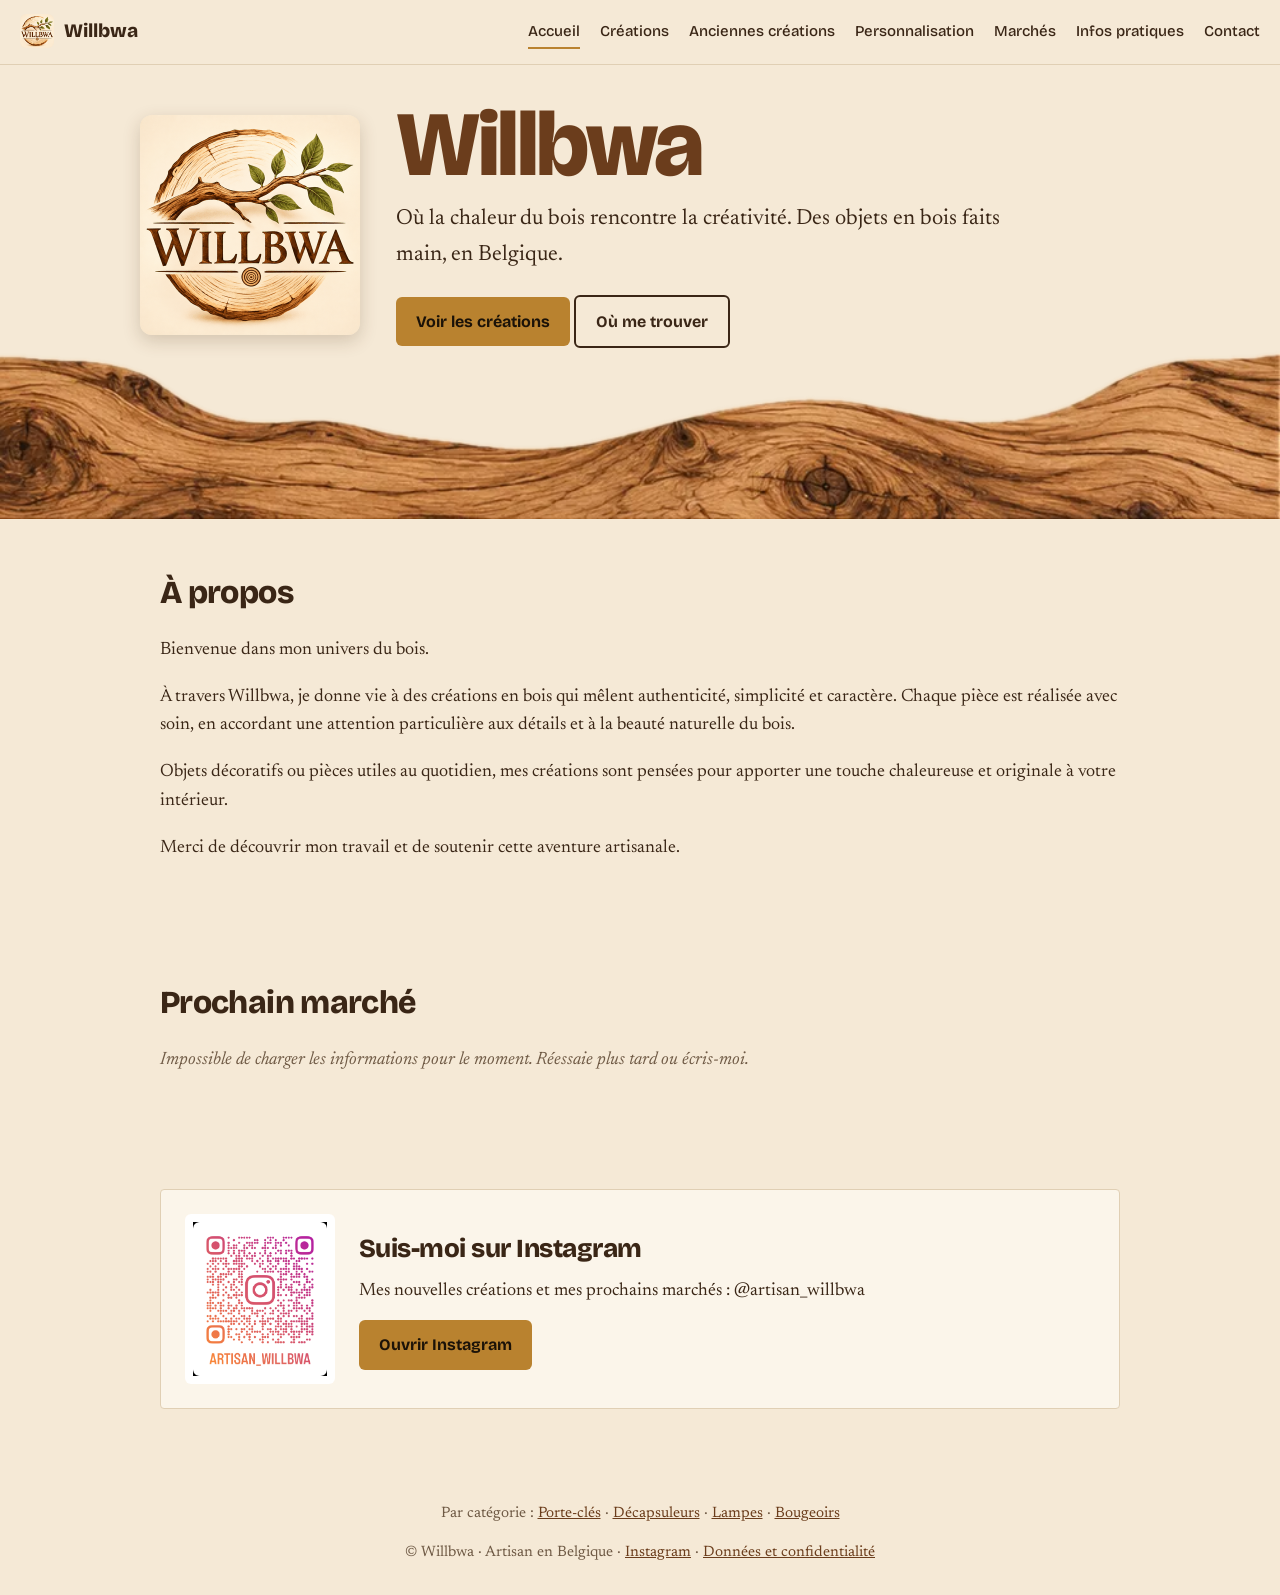
<file: index.html>
<!DOCTYPE html>
<html lang="fr">
<head>
<meta charset="utf-8">
<meta name="viewport" content="width=device-width, initial-scale=1">
<title>Willbwa : créations artisanales en bois, porte-clés et cadeaux personnalisés</title>
<meta name="description" content="Willbwa, artisan belge : porte-clés, décapsuleurs, bougeoirs et objets en bois faits main. Retrouve-moi sur les marchés artisanaux et de Noël, ou réserve en ligne.">
<link rel="icon" href="logo.png">
<meta property="og:type" content="website">
<meta property="og:site_name" content="Willbwa">
<meta property="og:locale" content="fr_BE">
<meta property="og:title" content="Willbwa : créations en bois faites main">
<meta property="og:description" content="Porte-clés, décapsuleurs, lampes et objets en bois faits main en Belgique. Réserve en ligne, retire sur les marchés.">
<meta property="og:image" content="https://willbwa.github.io/willbwa/apercu.png">
<meta property="og:image:width" content="1200">
<meta property="og:image:height" content="630">
<meta name="twitter:card" content="summary_large_image">
<script type="application/ld+json">
{"@context":"https://schema.org","@type":"Organization","name":"Willbwa","description":"Artisan du bois en Belgique : porte-clés, décapsuleurs, lampes et objets en bois faits main.","url":"https://willbwa.github.io/willbwa/","logo":"https://willbwa.github.io/willbwa/logo.png","image":"https://willbwa.github.io/willbwa/apercu.png","email":"artisan.willbwa@gmail.com","telephone":"+32492528266","address":{"@type":"PostalAddress","addressLocality":"Andenne","addressCountry":"BE"},"sameAs":["https://www.instagram.com/artisan_willbwa/"]}
</script>
<link rel="stylesheet" href="style.css?v=20261124-3">
</head>
<body data-page="home">
<header class="hero bois"><div class="in">
<img src="logo.png" alt="Logo Willbwa : une branche feuillue sur une tranche de bois" width="220" height="220">
<div><h1>Willbwa</h1>
<p>Où la chaleur du bois rencontre la créativité. Des objets en bois faits main, en Belgique.</p>
<a class="btn" href="creations.html">Voir les créations</a> <a class="btn alt" href="marches.html">Où me trouver</a></div>
</div></header>
<main>
<section id="about"><h2>À propos</h2>
<p>Bienvenue dans mon univers du bois.</p>
<p>À travers Willbwa, je donne vie à des créations en bois qui mêlent authenticité, simplicité et caractère. Chaque pièce est réalisée avec soin, en accordant une attention particulière aux détails et à la beauté naturelle du bois.</p>
<p>Objets décoratifs ou pièces utiles au quotidien, mes créations sont pensées pour apporter une touche chaleureuse et originale à votre intérieur.</p>
<p>Merci de découvrir mon travail et de soutenir cette aventure artisanale.</p></section>
<section><h2>Prochain marché</h2><div id="prochain"><p class="vide">Chargement…</p></div></section>
<section><div class="insta"><img src="instagram-qr.png" alt="QR code de la page Instagram artisan_willbwa" width="150" height="171">
<div><h2>Suis-moi sur Instagram</h2><p>Mes nouvelles créations et mes prochains marchés : @artisan_willbwa</p>
<a class="btn" href="https://www.instagram.com/artisan_willbwa/" target="_blank" rel="noopener">Ouvrir Instagram</a></div></div></section>
</main>
<script src="site.js?v=20261124-2"></script>
</body>
</html>
</file>
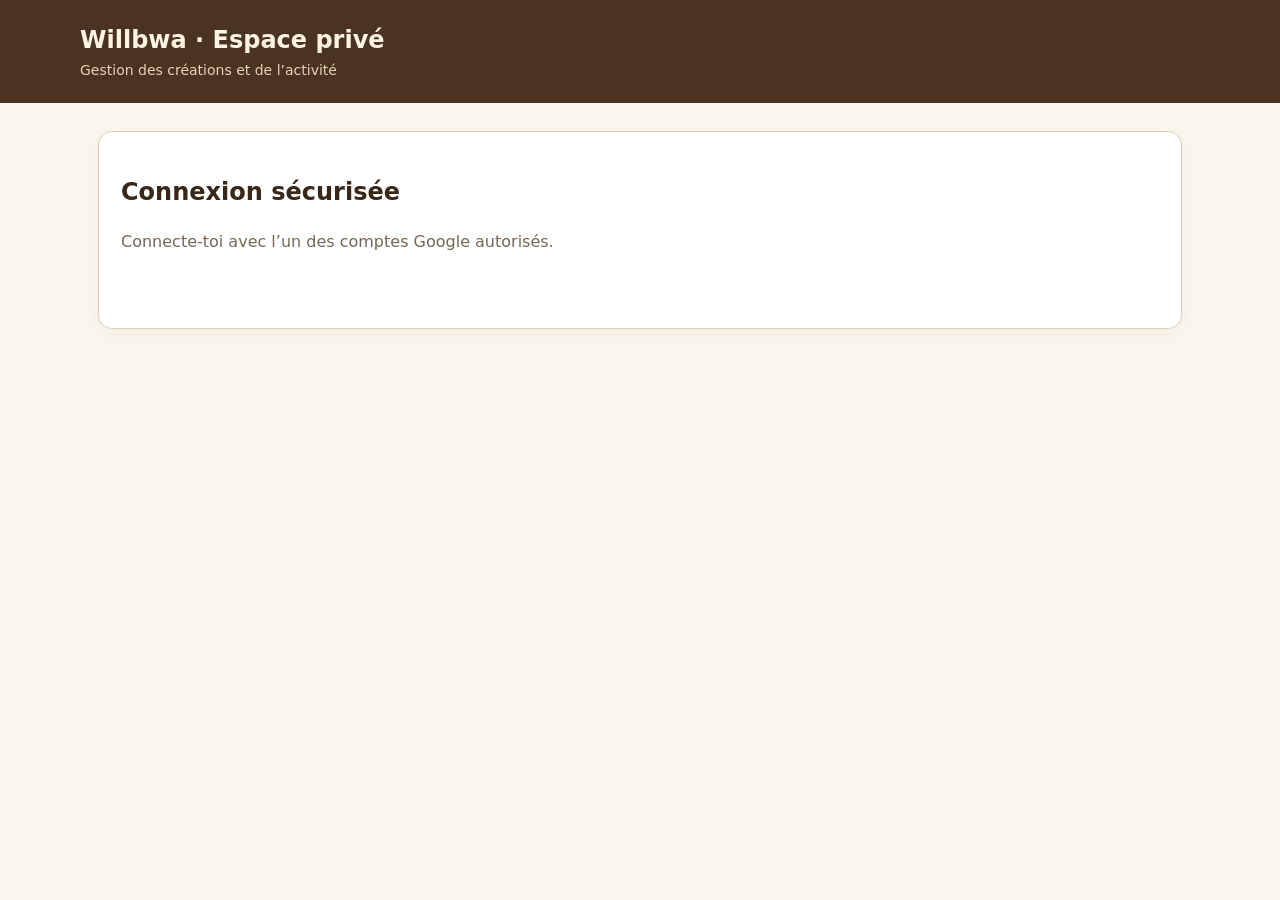
<file: Admin.html>
<!DOCTYPE html>
<html lang="fr">
<head>
  <base target="_top">
  <meta name="viewport" content="width=device-width, initial-scale=1">
  <script src="https://accounts.google.com/gsi/client" async defer onload="boot()"></script>
  <style>
    :root{color-scheme:light;--ink:#392718;--paper:#fbf6ed;--cream:#f1e4ce;--gold:#b7833e;--line:#dfd0b8}
    *{box-sizing:border-box}body{margin:0;background:var(--paper);color:var(--ink);font:16px/1.5 system-ui,-apple-system,sans-serif}
    header{background:#4a3320;color:#fff4e3;padding:22px max(20px,calc((100% - 1120px)/2));display:flex;align-items:center;justify-content:space-between;gap:16px}
    header h1{font-size:24px;margin:0}header p{margin:2px 0 0;color:#e3d3b9;font-size:14px}
    main{max-width:1120px;margin:28px auto;padding:0 18px}.panel{background:white;border:1px solid var(--line);border-radius:14px;padding:22px;margin-bottom:18px;box-shadow:0 4px 16px #3927180a}
    .hidden{display:none!important}.muted{color:#766653}.error{color:#9a3025}.success{color:#27613e}
    button,input,select,textarea{font:inherit}button{border:0;border-radius:9px;padding:10px 15px;background:var(--gold);color:#fff;font-weight:650;cursor:pointer}button.secondary{background:var(--cream);color:var(--ink)}button:disabled{opacity:.55;cursor:wait}
    nav{display:flex;flex-wrap:wrap;gap:8px;margin-bottom:18px}nav button{background:#e8d9c1;color:var(--ink)}nav button.active{background:#4a3320;color:white}
    .grid{display:grid;grid-template-columns:repeat(auto-fit,minmax(210px,1fr));gap:14px}.field{display:flex;flex-direction:column;gap:5px}.field label{font-size:14px;font-weight:650}.field input,.field select,.field textarea{width:100%;border:1px solid #cdbb9e;border-radius:8px;padding:10px;background:#fffdf9;color:var(--ink)}.field textarea{min-height:80px}
    .tablewrap{overflow:auto}table{border-collapse:collapse;width:100%;font-size:14px}th,td{text-align:left;padding:10px;border-bottom:1px solid #eee3d2;vertical-align:top}th{background:#f8f0e2;white-space:nowrap}
    .sectionhead{display:flex;align-items:center;justify-content:space-between;gap:12px;flex-wrap:wrap}.sectionhead h2{margin:0;font-size:21px}
    #googleBtn{margin-top:12px}#status{min-height:24px;margin:12px 0}
    @media(max-width:600px){header{align-items:flex-start;flex-direction:column}main{margin:16px auto}.panel{padding:16px}}
  </style>
</head>
<body>
<header><div><h1>Willbwa · Espace privé</h1><p>Gestion des créations et de l’activité</p></div><button id="logout" class="secondary hidden">Se déconnecter</button></header>
<main>
  <section id="login" class="panel">
    <h2>Connexion sécurisée</h2><p class="muted">Connecte-toi avec l’un des comptes Google autorisés.</p>
    <div id="googleBtn"></div><p id="status" role="status"></p>
  </section>
  <section id="app" class="hidden">
    <nav id="nav"></nav>
    <div id="content"></div>
  </section>
</main>
<script>
  let idToken='', active='Résumé', cache={};
  const $=id=>document.getElementById(id);
  const tabs=['Résumé','Catalogue','Marchés','Réservations','Messages','Projets','Dépenses','Ventes','Mouvements','Statistiques'];
  const headers={Catalogue:['id','nom','categorie','description','prix','photo','disponibilite','quantite','visible','essence','dimensions','finition','ordre','cout_fabrication'],Marches:['date','date_fin','lieu','horaires','remarque','public','photos'],Reservations:['date_heure','client','email','telephone','articles','total','statut','remise','marche','adresse','note'],Messages:['date_heure','nom','email','message'],Projets:['date_heure','type','creation','prenom','email','projet','usage','modification','description','dimensions','bois','budget','photos','statut'],Depenses:['date','description','notes','montant','mode_paiement','source','fournisseur'],Ventes:['date','creation','quantite','prix_unitaire','lieu','mode_paiement','note'],Mouvements:['date','type','montant','de','vers','note'],Statistiques:['date_heure','evenement','page','article_id','article_nom']};
  const labels={id:'Identifiant',nom:'Nom',categorie:'Catégorie',description:'Description',prix:'Prix (€)',photo:'Photo / lien',disponibilite:'Disponibilité',quantite:'Quantité en stock',visible:'Visible',essence:'Essence',dimensions:'Dimensions',finition:'Finition',ordre:'Ordre',cout_fabrication:'Coût de fabrication estimé (€) · privé',date:'Date',date_fin:'Date de fin',lieu:'Lieu',horaires:'Horaires',remarque:'Remarque',public:'Publié',photos:'Photos',date_heure:'Date et heure',client:'Client',email:'E-mail',telephone:'Téléphone',articles:'Articles',total:'Total (€)',statut:'Statut',remise:'Remise',marche:'Marché',adresse:'Adresse',note:'Note',message:'Message',nom_client:'Nom',type:'Type',creation:'Création',prenom:'Prénom',projet:'Projet',usage:'Utilisation',modification:'Modification souhaitée',bois:'Bois',budget:'Budget (€)',notes:'Notes',montant:'Montant (€)',mode_paiement:'Portefeuille',source:'Source',fournisseur:'Fournisseur',prix_unitaire:'Prix unitaire (€)',de:'Depuis',vers:'Vers',evenement:'Événement',page:'Page',article_id:'ID création',article_nom:'Nom de la création'};
  function todayLocal(){const d=new Date();return [d.getFullYear(),String(d.getMonth()+1).padStart(2,'0'),String(d.getDate()).padStart(2,'0')].join('-');}
  function setCache(r){cache=r.donnees||{};cache.Compteurs=r.compteurs||{};cache.StatistiquesResume=r.statistiquesResume||{};cache.ResumeFinancier=r.resumeFinancier||{};cache.AlertesFinancieres=r.alertesFinancieres||[];}
  function status(t,kind=''){ $('status').className=kind; $('status').textContent=t; }
  function call(action,payload={}){return new Promise((resolve,reject)=>google.script.run.withSuccessHandler(resolve).withFailureHandler(e=>reject(new Error(e.message||String(e)))).adminApi(idToken,action,payload));}
  function boot(){google.script.run.withSuccessHandler(cfg=>{if(!cfg||!cfg.clientId){status('La connexion privée doit être configurée dans Apps Script.','error');return;}google.accounts.id.initialize({client_id:cfg.clientId,callback:res=>{idToken=res.credential;load();}});google.accounts.id.renderButton($('googleBtn'),{theme:'outline',size:'large',text:'signin_with',shape:'pill',locale:'fr'});}).withFailureHandler(e=>status(e.message||String(e),'error')).adminBootstrap();}
  function showApp(){ $('login').classList.add('hidden');$('app').classList.remove('hidden');$('logout').classList.remove('hidden'); }
  function logout(){idToken='';cache={};$('app').classList.add('hidden');$('login').classList.remove('hidden');$('logout').classList.add('hidden');status('Déconnecté.');$('googleBtn').replaceChildren();boot();}
  $('logout').addEventListener('click',logout);
  async function load(){status('Vérification du compte…');try{const r=await call('admin_lire');if(!r.ok)throw Error(r.erreur||'Lecture impossible');setCache(r);showApp();renderNav();render();status('Connecté.','success');}catch(e){idToken='';status(e.message,'error');}}
  function renderNav(){const n=$('nav');n.replaceChildren();tabs.forEach(t=>{const b=document.createElement('button');b.textContent=t;b.className=t===active?'active':'';b.onclick=()=>{active=t;renderNav();render();};n.appendChild(b);});}
  function el(tag,text,cls){const x=document.createElement(tag);if(text!==undefined)x.textContent=text;if(cls)x.className=cls;return x;}
  function render(){const c=$('content');c.replaceChildren();if(active==='Résumé'){summary(c);return;}if(active==='Statistiques'){statistics(c);return;}if(['Dépenses','Ventes','Mouvements'].includes(active)){finance(c);return;}if(active==='Catalogue'||active==='Marchés'){createRecord(c,active==='Catalogue'?'Catalogue':'Marches');}const sheet=active==='Catalogue'?'Catalogue':active==='Marchés'?'Marches':active==='Réservations'?'Reservations':active==='Messages'?'Messages':'Projets';table(c,sheet);}
  function summary(c){const box=el('section',undefined,'panel');box.appendChild(el('h2','Vue d’ensemble'));const f=cache.ResumeFinancier||{};const sales=Number(f.ventes)||0,expenses=Number(f.depenses)||0,cash=Number(f.liquide)||0,bank=Number(f.banque)||0;const eur=n=>n.toLocaleString('fr-BE',{style:'currency',currency:'EUR'});const g=el('div',undefined,'grid');const counts=cache.Compteurs||{};const cards=[['Créations',counts.Catalogue??cache.Catalogue?.length??0],['Réservations',counts.Reservations??cache.Reservations?.length??0],['Messages',counts.Messages??cache.Messages?.length??0],['Projets personnalisés',counts.Projets??cache.Projets?.length??0],['Portefeuille liquide',eur(cash)],['Portefeuille bancaire',eur(bank)],['Ventes enregistrées',eur(sales)],['Résultat ventes − dépenses',eur(sales-expenses)]];cards.forEach(([label,val])=>{const p=el('div',undefined,'panel');p.appendChild(el('div',label,'muted'));p.appendChild(el('h2',String(val)));g.appendChild(p);});box.appendChild(g);const alerts=cache.AlertesFinancieres||[];if(alerts.length){const warning=el('div',undefined,'panel');warning.style.border='1px solid #b3401f';warning.appendChild(el('h3','À vérifier dans les données financières'));alerts.forEach(a=>warning.appendChild(el('p','• '+a)));box.appendChild(warning);}box.appendChild(el('p','Les soldes sont calculés à partir des entrées enregistrées ici. Vérifie les modes de paiement et les transferts avant de t’y fier pour la comptabilité.','muted'));c.appendChild(box);}
  function statistics(c){const s=cache.StatistiquesResume||{},events=s.evenements||{},pages=s.pages||{},articles=s.articles||{};const box=el('section',undefined,'panel'),head=el('div',undefined,'sectionhead');head.appendChild(el('h2','Statistiques du site'));const refresh=el('button','Actualiser');refresh.onclick=async()=>{refresh.disabled=true;try{const r=await call('admin_lire');setCache(r);render();status('Statistiques actualisées.','success');}catch(e){status(e.message,'error');}finally{refresh.disabled=false;}};head.appendChild(refresh);box.appendChild(head);const grid=el('div',undefined,'grid');[['Visites enregistrées',events.visite||0],['Consultations de créations',events.article_consulte||0],['Ajouts à la sélection',events.ajout_selection||0],['Réservations reçues',events.reservation_recue||0]].forEach(([label,value])=>{const p=el('div',undefined,'panel');p.appendChild(el('div',label,'muted'));p.appendChild(el('h2',String(value)));grid.appendChild(p);});box.appendChild(grid);const pg=el('div',undefined,'panel');pg.appendChild(el('h3','Pages les plus visitées'));const pageNames=Object.keys(pages).sort((a,b)=>pages[b]-pages[a]);if(!pageNames.length)pg.appendChild(el('p','Aucune visite enregistrée pour le moment.','muted'));else pageNames.forEach(k=>pg.appendChild(el('p',k+' : '+pages[k])));box.appendChild(pg);const ap=el('div',undefined,'panel');ap.appendChild(el('h3','Créations les plus consultées'));const names=Object.keys(articles).sort((a,b)=>articles[b].vues-articles[a].vues);if(!names.length)ap.appendChild(el('p','Aucune consultation de création enregistrée.','muted'));else{const t=el('table'),h=el('tr');['Création','Vues','Ajouts à la sélection'].forEach(x=>h.appendChild(el('th',x)));t.appendChild(h);names.slice(0,20).forEach(k=>{const tr=el('tr');[k,articles[k].vues,articles[k].selections].forEach(x=>tr.appendChild(el('td',String(x))));t.appendChild(tr);});ap.appendChild(t);}box.appendChild(ap);box.appendChild(el('p','Compteurs calculés sur tout l’historique des événements anonymes. Le tableau brut reste limité aux 1 500 derniers événements.','muted'));c.appendChild(box);}
  function table(c,sheet){const box=el('section',undefined,'panel'),head=el('div',undefined,'sectionhead');head.appendChild(el('h2',active));const refresh=el('button','Actualiser');refresh.onclick=async()=>{try{const r=await call('admin_lire');setCache(r);render();}catch(e){status(e.message,'error');}};head.appendChild(refresh);box.appendChild(head);const rows=cache[sheet]||[],cols=headers[sheet]||[];const search=el('input');search.type='search';search.placeholder='Rechercher dans '+active.toLowerCase()+'…';search.setAttribute('aria-label','Rechercher dans '+active);search.style.cssText='width:100%;max-width:440px;margin:14px 0;padding:10px;border:1px solid #cdbb9e;border-radius:8px';box.appendChild(search);if(!rows.length)box.appendChild(el('p','Aucune donnée pour le moment.','muted'));else{const wrap=el('div',undefined,'tablewrap'),t=el('table'),thead=el('thead'),tr=el('tr');cols.forEach(k=>tr.appendChild(el('th',labels[k]||k)));thead.appendChild(tr);t.appendChild(thead);const body=el('tbody');rows.slice().reverse().forEach(row=>{const tr=el('tr');cols.forEach(k=>{const td=el('td',row[k]===undefined?'':String(row[k]));if((sheet==='Reservations'&&k==='statut')||(sheet==='Projets'&&k==='statut')){const sel=document.createElement('select');const opts=sheet==='Reservations'?['nouvelle','confirmée','payée','prête','remise ou envoyée','annulée']:['nouvelle','en discussion','acceptée','refusée','terminée'];opts.forEach(o=>{const op=el('option',o);op.value=o;sel.appendChild(op);});sel.value=String(row[k]||opts[0]);td.replaceChildren(sel);const save=el('button','OK');save.className='secondary';save.style.marginTop='6px';save.onclick=async()=>{save.disabled=true;try{const rr=await call('admin_modifier',{feuille:sheet,ligne:row.__ligne,champs:{statut:sel.value}});if(!rr.ok)throw Error(rr.erreur||'Modification impossible');const fresh=await call('admin_lire');setCache(fresh);render();status('Statut mis à jour.','success');}catch(e){status(e.message,'error');}finally{save.disabled=false;}};td.appendChild(document.createElement('br'));td.appendChild(save);}tr.appendChild(td);});if(['Catalogue','Marches','Reservations','Depenses','Ventes','Mouvements','Projets'].includes(sheet)){const td=el('td');const edit=el('button','Modifier');edit.className='secondary';edit.onclick=async()=>{const fields=sheet==='Catalogue'?['nom','categorie','description','prix','photo','disponibilite','quantite','visible','essence','dimensions','finition','ordre','cout_fabrication']:sheet==='Marches'?['date','date_fin','lieu','horaires','remarque','public','photos']:sheet==='Depenses'?['date','description','notes','montant','mode_paiement','source','fournisseur']:sheet==='Ventes'?['date','creation','quantite','prix_unitaire','lieu','mode_paiement','note']:sheet==='Projets'?['creation','usage','modification','description','dimensions','bois','budget']:sheet==='Reservations'?['note','remise','marche','adresse']:['date','type','montant','de','vers','note'];const changes={};for(const key of fields){const dateField=key==='date'||key==='date_fin';const current=String(row[key]??'');const initial=dateField?current.slice(0,10):current;const hint=key==='date'?' (obligatoire, format AAAA-MM-JJ, Annuler = arrêter)':' (vide = effacer, Annuler = arrêter)';const value=window.prompt('Nouvelle valeur pour '+(labels[key]||key)+hint,initial);if(value===null)return;changes[key]=value;}if(!Object.keys(changes).length)return;edit.disabled=true;try{const rr=await call('admin_modifier',{feuille:sheet,ligne:row.__ligne,champs:changes});if(!rr.ok)throw Error(rr.erreur||'Modification impossible');const fresh=await call('admin_lire');setCache(fresh);render();status('Mise à jour enregistrée.','success');}catch(e){status(e.message,'error');}finally{edit.disabled=false;}};td.appendChild(edit);if(sheet==='Catalogue'||sheet==='Marches'){const field=sheet==='Catalogue'?'visible':'public';const toggle=el('button',String(row[field]||'').toLowerCase()==='oui'?'Masquer':'Publier');toggle.className='secondary';toggle.style.marginLeft='6px';toggle.onclick=async()=>{toggle.disabled=true;try{const rr=await call('admin_modifier',{feuille:sheet,ligne:row.__ligne,champs:{[field]:String(row[field]||'').toLowerCase()==='oui'?'non':'oui'}});if(!rr.ok)throw Error(rr.erreur||'Modification impossible');const fresh=await call('admin_lire');setCache(fresh);render();status(sheet==='Catalogue'?'Visibilité de la création mise à jour.':'Publication du marché mise à jour.','success');}catch(e){status(e.message,'error');}finally{toggle.disabled=false;}};td.appendChild(toggle);}tr.appendChild(td);}body.appendChild(tr);});t.appendChild(body);wrap.appendChild(t);search.addEventListener('input',()=>{const q=search.value.trim().toLocaleLowerCase('fr');Array.from(body.rows).forEach(row=>{row.hidden=!row.textContent.toLocaleLowerCase('fr').includes(q);});});box.appendChild(wrap);}c.appendChild(box);}
  function createRecord(c,sheet){const box=el('section',undefined,'panel');box.appendChild(el('h2',sheet==='Catalogue'?'Ajouter une création':'Ajouter un marché'));const form=el('form');form.className='grid';const specs=sheet==='Catalogue'?[['nom','Nom','text'],['categorie','Catégorie','text'],['description','Description','textarea'],['prix','Prix (€)','number'],['photo','Liens des photos (séparés par des virgules)','textarea'],['disponibilite','Disponibilité','select',['en stock','sur commande','épuisé','ancien']],['quantite','Quantité en stock (0 si aucun exemplaire)','number'],['visible','Visible sur le site','select',['oui','non']],['essence','Essence','text'],['dimensions','Dimensions','text'],['finition','Finition','text'],['ordre','Ordre d’affichage','number'],['cout_fabrication','Coût estimé de fabrication (€) · privé','number']]:[['date','Date','date'],['date_fin','Date de fin (facultatif)','date'],['lieu','Lieu','text'],['horaires','Horaires','text'],['remarque','Remarque','textarea'],['public','Afficher sur le site','select',['oui','non']],['photos','Liens des photos (séparés par des virgules)','textarea']];const vals={};specs.forEach(([key,label,type,opts])=>{vals[key]=field(form,label,key,type,opts);});if(sheet==='Marches')vals.date.value=todayLocal();if(sheet==='Catalogue'){vals.quantite.min='0';vals.quantite.step='1';vals.quantite.value='1';}const submit=el('button','Créer');submit.type='submit';form.appendChild(submit);form.addEventListener('submit',async e=>{e.preventDefault();submit.disabled=true;try{const champs={};Object.entries(vals).forEach(([k,v])=>champs[k]=v.value.trim());const r=await call('admin_creer',{feuille:sheet,champs});if(!r.ok)throw Error(r.erreur||'Création impossible');const fresh=await call('admin_lire');setCache(fresh);render();status('Enregistré.','success');}catch(err){status(err.message,'error');}finally{submit.disabled=false;}});box.appendChild(form);c.appendChild(box);}
  function field(form,label,name,type='text',opts){const wrap=el('div',undefined,'field'),lab=el('label',label);lab.htmlFor=name;wrap.appendChild(lab);let input;if(opts){input=document.createElement('select');opts.forEach(o=>{const op=el('option',o);op.value=o;input.appendChild(op);});}else input=document.createElement(type==='textarea'?'textarea':'input');input.id=name;input.name=name;if(type!=='textarea'&&!opts)input.type=type;wrap.appendChild(input);form.appendChild(wrap);return input;}
  function finance(c){const box=el('section',undefined,'panel'),h=el('div',undefined,'sectionhead');h.appendChild(el('h2','Nouvelle entrée · '+active));box.appendChild(h);const form=el('form');form.className='grid';const date=field(form,'Date','date','date');date.value=todayLocal();
    const sheet=active==='Dépenses'?'Depenses':active==='Ventes'?'Ventes':'Mouvements';
    let inputs={};if(sheet==='Depenses'){inputs.description=field(form,'Description','description');inputs.description.required=true;inputs.notes=field(form,'Notes (facultatif)','notes','textarea');inputs.montant=field(form,'Montant (€)','montant','number');inputs.montant.min='0.01';inputs.montant.step='0.01';inputs.montant.required=true;inputs.mode_paiement=field(form,'Portefeuille','mode_paiement',null,['liquide','banque']);inputs.source=field(form,'Source','source');inputs.fournisseur=field(form,'Fournisseur (facultatif)','fournisseur');}
    if(sheet==='Ventes'){const creations=[...new Set((cache.Catalogue||[]).map(r=>String(r.nom||'').trim()).filter(Boolean))].sort((a,b)=>a.localeCompare(b,'fr'));inputs.creation=creations.length?field(form,'Création vendue','creation',null,['— Choisir une création —',...creations]):field(form,'Création vendue','creation');inputs.creation.required=true;if(creations.length){inputs.creation.options[0].value='';inputs.creation.options[0].disabled=true;inputs.creation.options[0].selected=true;}inputs.quantite=field(form,'Quantité','quantite','number');inputs.quantite.min='1';inputs.quantite.step='1';inputs.quantite.required=true;inputs.prix_unitaire=field(form,'Prix unitaire (€)','prix_unitaire','number');inputs.prix_unitaire.min='0.01';inputs.prix_unitaire.step='0.01';inputs.prix_unitaire.required=true;inputs.lieu=field(form,'Lieu / marché','lieu');inputs.mode_paiement=field(form,'Portefeuille reçu','mode_paiement',null,['liquide','banque']);inputs.note=field(form,'Note','note','textarea');}
    if(sheet==='Mouvements'){inputs.type=field(form,'Type de mouvement','type',null,['transfert']);inputs.montant=field(form,'Montant (€)','montant','number');inputs.montant.min='0.01';inputs.montant.step='0.01';inputs.montant.required=true;inputs.de=field(form,'De','de',null,['liquide','banque']);inputs.vers=field(form,'Vers','vers',null,['banque','liquide']);inputs.note=field(form,'Note','note');}
    form.prepend(date);const submit=el('button','Enregistrer');submit.type='submit';form.appendChild(submit);form.addEventListener('submit',async e=>{e.preventDefault();submit.disabled=true;try{const champs={date:date.value};Object.entries(inputs).forEach(([k,v])=>champs[k]=v.value.trim());const r=await call('admin_creer',{feuille:sheet,champs});if(!r.ok)throw Error(r.erreur||'Échec de l’enregistrement');status('Enregistré.','success');const data=await call('admin_lire');setCache(data);render();form.reset();}catch(err){status(err.message,'error');}finally{submit.disabled=false;}});box.appendChild(form);c.appendChild(box);table(c,sheet);}
</script>
</body>
</html>
</file>
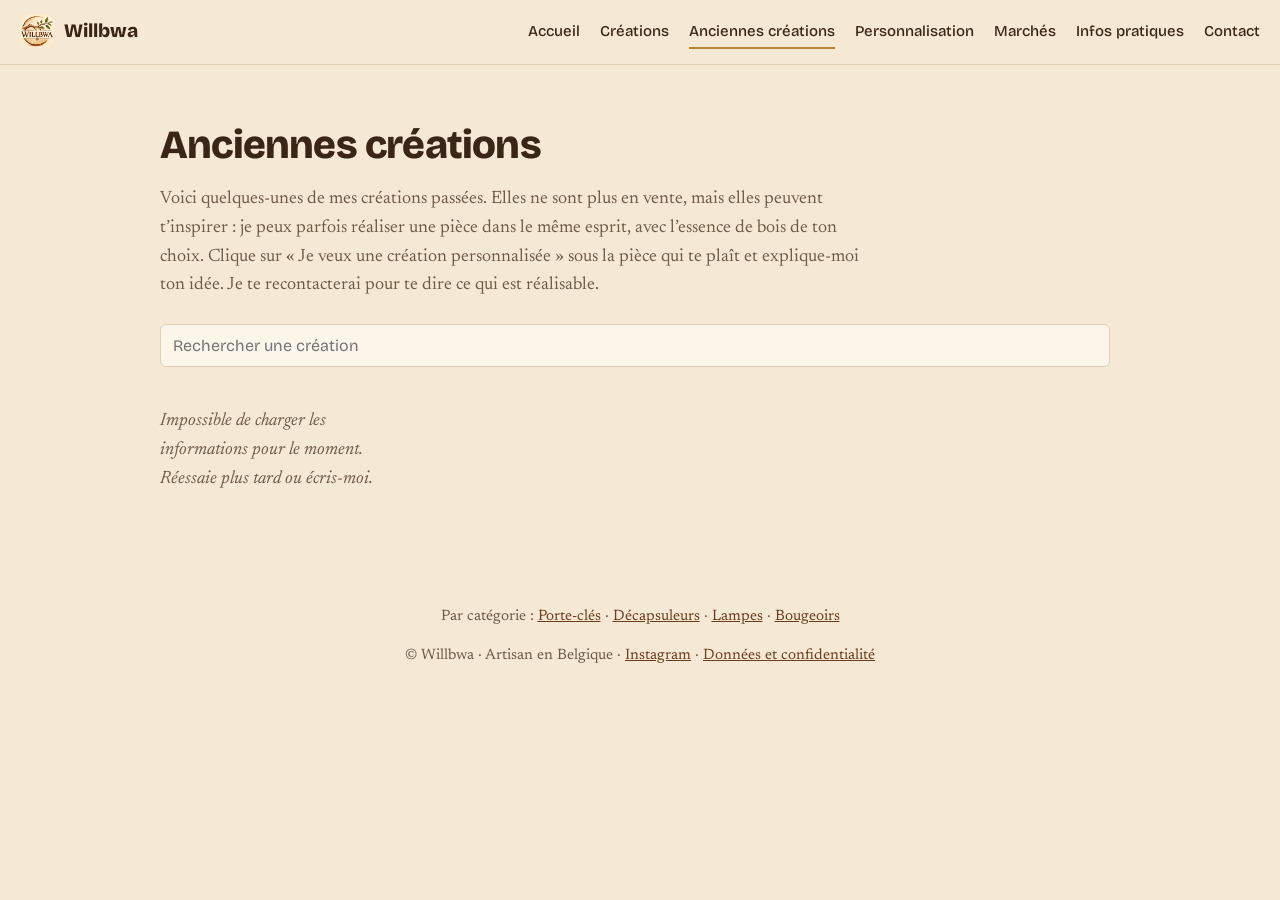
<file: anciennes.html>
<!DOCTYPE html>
<html lang="fr">
<head>
<meta charset="utf-8">
<meta name="viewport" content="width=device-width, initial-scale=1">
<title>Anciennes créations en bois et personnalisation | Willbwa</title>
<meta name="description" content="Les anciennes créations Willbwa : un aperçu de ce que j’ai déjà fabriqué en bois, et la possibilité de demander une création personnalisée.">
<link rel="icon" href="logo.png">
<link rel="stylesheet" href="style.css?v=20261124-13">
</head>
<body data-page="anciennes">
<main><section><h1>Anciennes créations</h1>
<p class="lead">Voici quelques-unes de mes créations passées. Elles ne sont plus en vente, mais elles peuvent t’inspirer : je peux parfois réaliser une pièce dans le même esprit, avec l’essence de bois de ton choix. Clique sur « Je veux une création personnalisée » sous la pièce qui te plaît et explique-moi ton idée. Je te recontacterai pour te dire ce qui est réalisable.</p>
<div class="tools"><input id="q" type="search" placeholder="Rechercher une création" aria-label="Rechercher"><span id="chips"></span></div>
<div id="grille" class="grid" aria-live="polite"><p class="vide">Chargement des créations…</p></div></section></main>
<script src="site.js"></script>
</body>
</html>
</file>
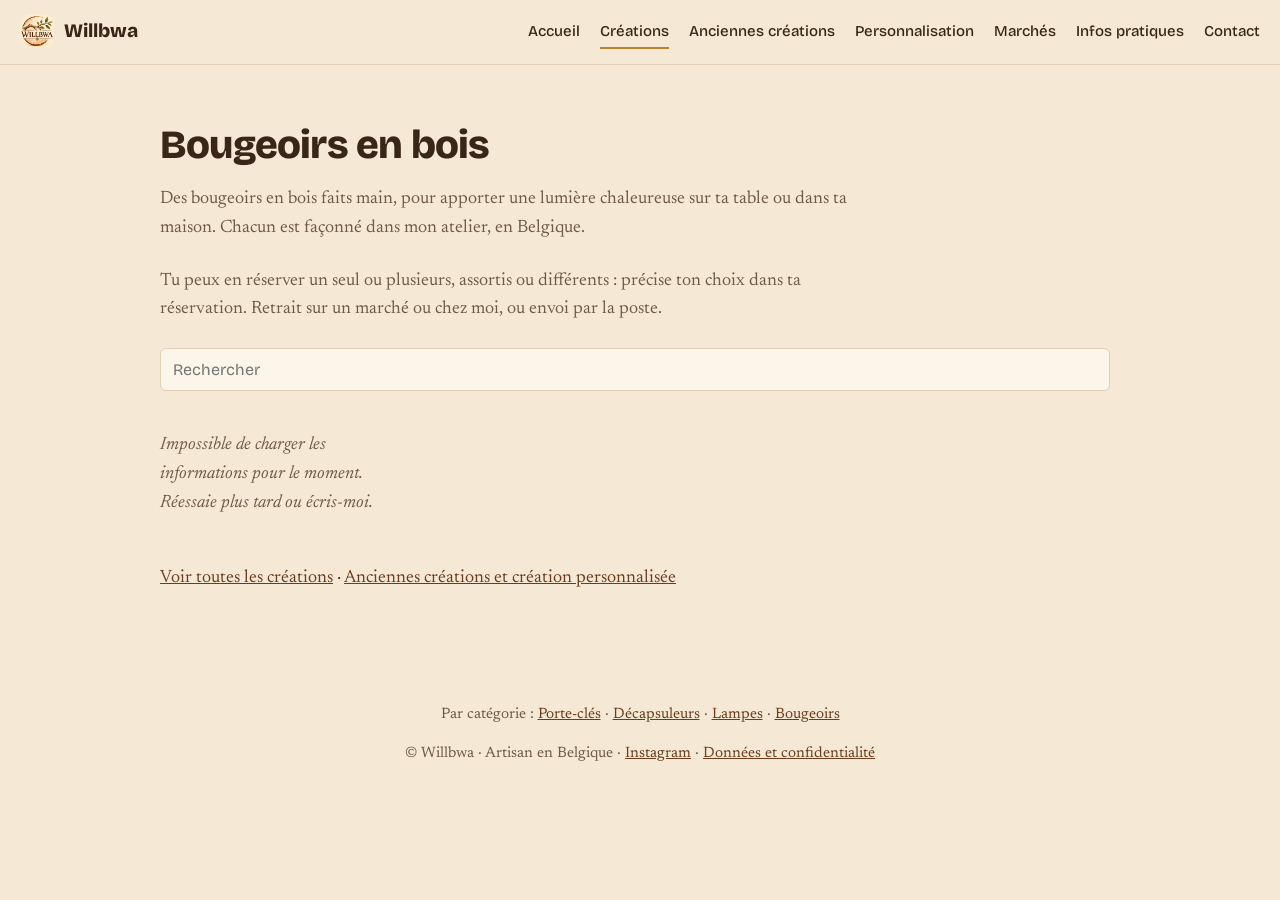
<file: bougies.html>
<!DOCTYPE html>
<html lang="fr">
<head>
<meta charset="utf-8">
<meta name="viewport" content="width=device-width, initial-scale=1">
<title>Bougeoirs en bois faits main | Willbwa</title>
<meta name="description" content="Bougeoirs en bois faits main en Belgique : une ambiance chaleureuse pour ta table. Réserve en ligne et retire sur un marché.">
<meta property="og:type" content="website">
<meta property="og:site_name" content="Willbwa">
<meta property="og:locale" content="fr_BE">
<meta property="og:title" content="Bougeoirs en bois faits main">
<meta property="og:description" content="Bougeoirs en bois faits main en Belgique : une ambiance chaleureuse pour ta table. Réserve en ligne et retire sur un marché.">
<meta property="og:image" content="https://willbwa.github.io/willbwa/apercu.png">
<meta property="og:image:width" content="1200">
<meta property="og:image:height" content="630">
<meta name="twitter:card" content="summary_large_image">
<link rel="icon" href="logo.png">
<link rel="stylesheet" href="style.css">
</head>
<body data-page="categorie" data-cat="boug|photophore">
<main><section><h1>Bougeoirs en bois</h1>
<p class="lead">Des bougeoirs en bois faits main, pour apporter une lumière chaleureuse sur ta table ou dans ta maison. Chacun est façonné dans mon atelier, en Belgique.</p>
<p class="lead">Tu peux en réserver un seul ou plusieurs, assortis ou différents : précise ton choix dans ta réservation. Retrait sur un marché ou chez moi, ou envoi par la poste.</p>
<div class="tools"><input id="q" type="search" placeholder="Rechercher" aria-label="Rechercher"><span id="chips"></span></div>
<div id="grille" class="grid" aria-live="polite"><p class="vide">Chargement des créations…</p></div>
<p style="margin-top:28px"><a href="creations.html">Voir toutes les créations</a> · <a href="anciennes.html">Anciennes créations et création personnalisée</a></p>
</section></main>
<script src="site.js"></script>
</body>
</html>
</file>
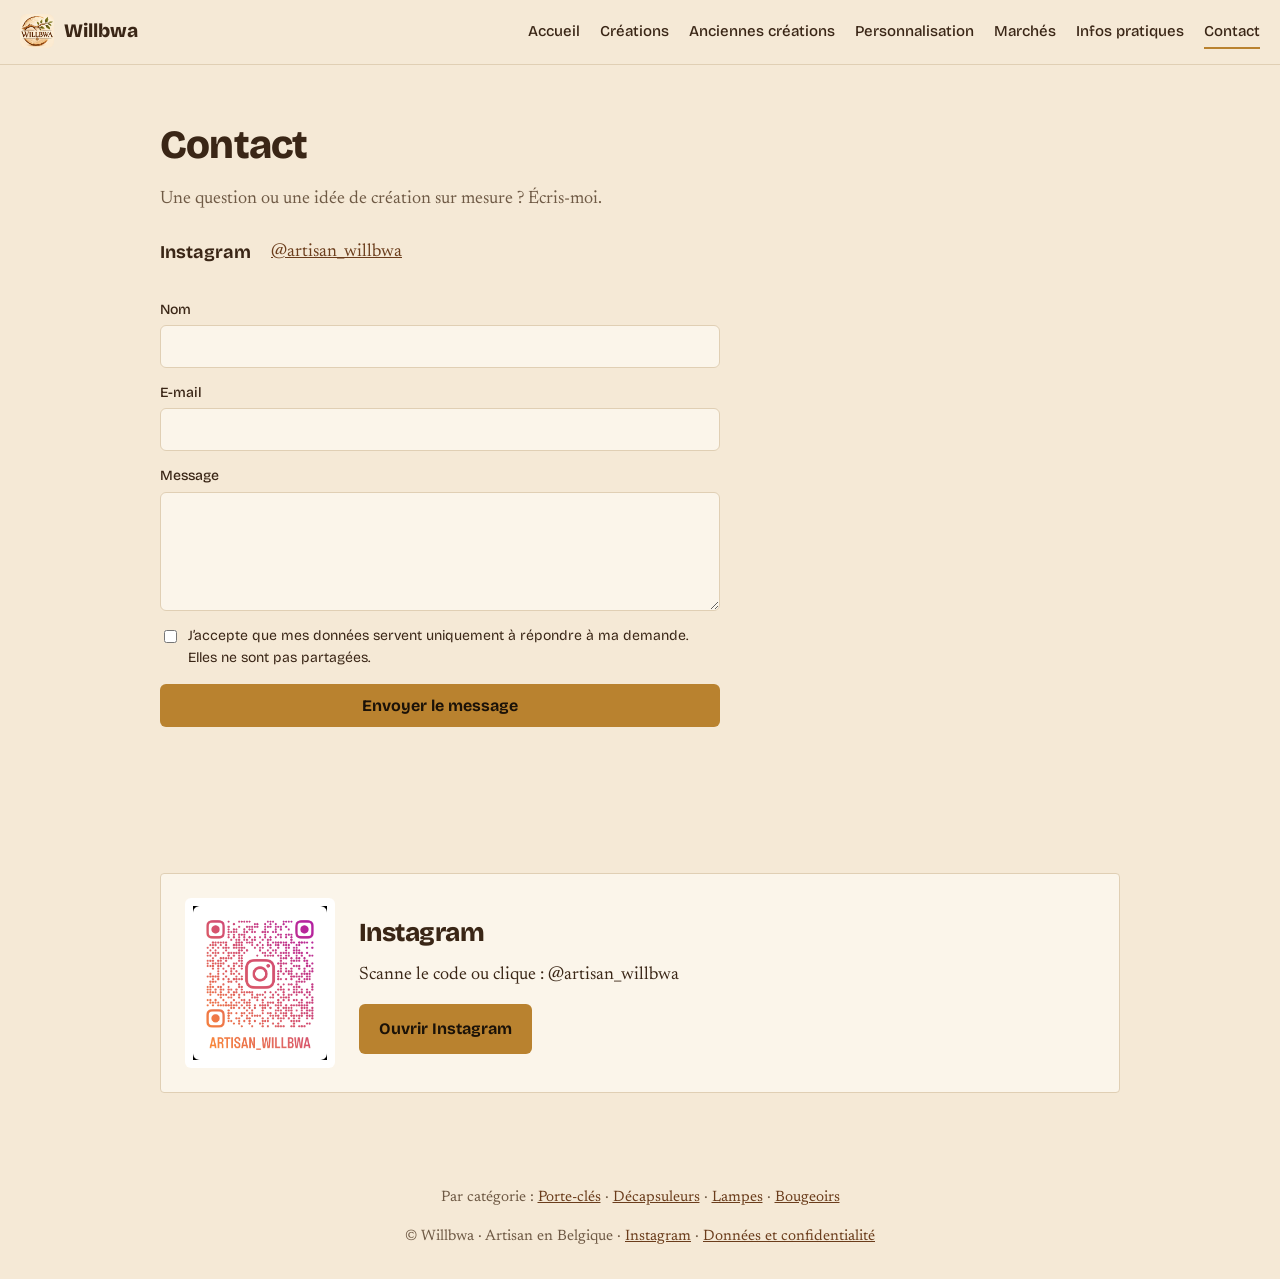
<file: contact.html>
<!DOCTYPE html>
<html lang="fr">
<head>
<meta charset="utf-8">
<meta name="viewport" content="width=device-width, initial-scale=1">
<title>Contact : Willbwa, artisan du bois en Belgique</title>
<meta name="description" content="Contacte Willbwa pour une question, une réservation ou une création personnalisée en bois. Téléphone, e-mail et Instagram.">
<link rel="icon" href="logo.png">
<link rel="stylesheet" href="style.css">
</head>
<body data-page="contact">
<main><section><h1>Contact</h1>
<p class="lead">Une question ou une idée de création sur mesure ? Écris-moi.</p>
<dl class="infos" id="infos"></dl>
<form id="f-contact">
<label>Nom<input name="nom" required maxlength="80" autocomplete="name"></label>
<label>E-mail<input name="email" type="email" required maxlength="120" autocomplete="email"></label>
<label>Message<textarea name="message" rows="5" required maxlength="1500"></textarea></label>
<input class="piege" name="piege" tabindex="-1" autocomplete="off" aria-hidden="true">
<label style="font-weight:400;display:flex;gap:8px;align-items:flex-start"><input type="checkbox" required style="width:auto;margin-top:5px"><span>J’accepte que mes données servent uniquement à répondre à ma demande. Elles ne sont pas partagées.</span></label>
<button class="btn" type="submit">Envoyer le message</button><p class="msg" id="m-contact" role="status"></p>
</form></section>
<section><div class="insta"><img src="instagram-qr.png" alt="QR code de la page Instagram artisan_willbwa" width="150" height="171">
<div><h2>Instagram</h2><p>Scanne le code ou clique : @artisan_willbwa</p>
<a class="btn" href="https://www.instagram.com/artisan_willbwa/" target="_blank" rel="noopener">Ouvrir Instagram</a></div></div></section></main>
<script src="site.js"></script>
</body>
</html>
</file>
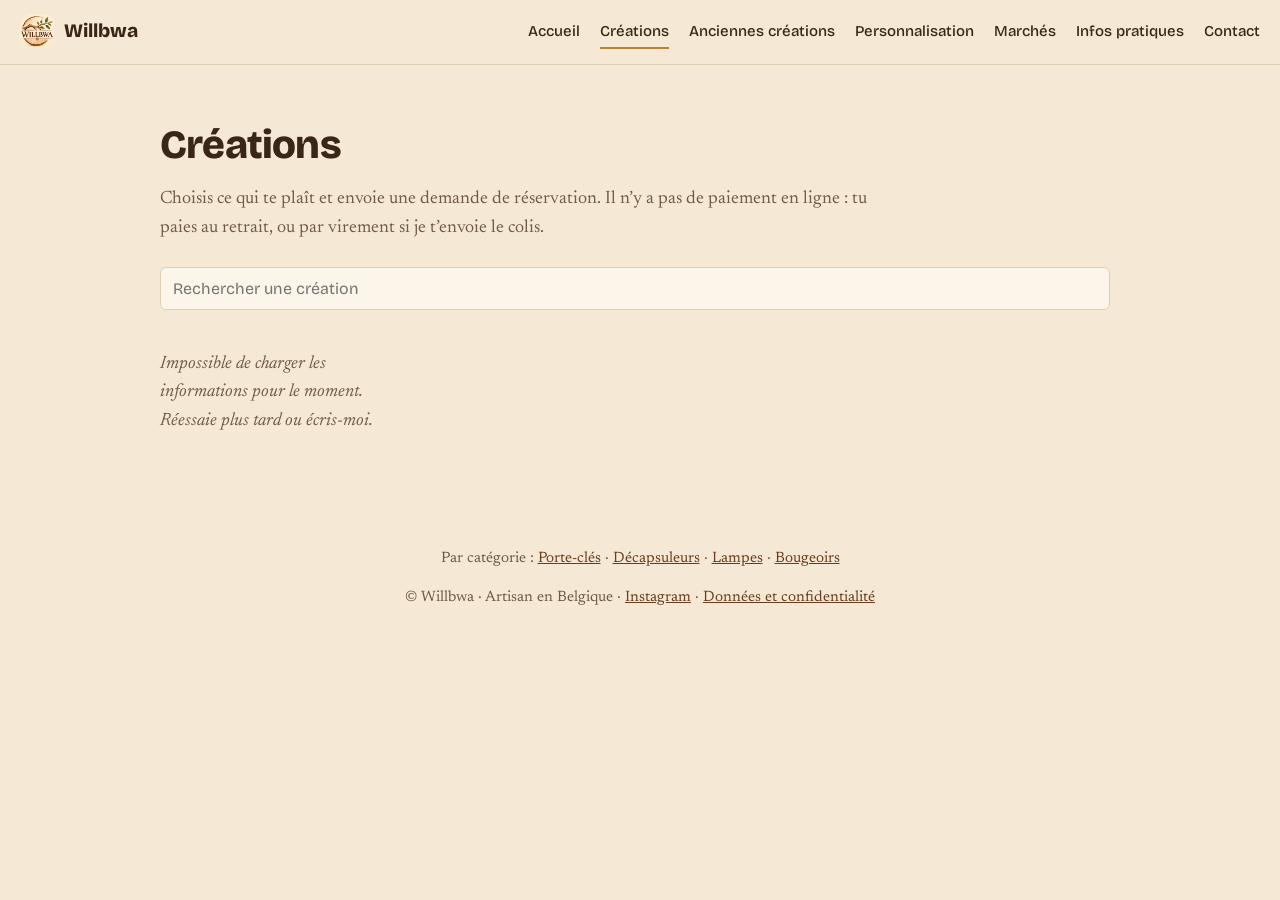
<file: creations.html>
<!DOCTYPE html>
<html lang="fr">
<head>
<meta charset="utf-8">
<meta name="viewport" content="width=device-width, initial-scale=1">
<title>Créations en bois faites main : porte-clés, décapsuleurs, bougeoirs | Willbwa</title>
<meta name="description" content="Les créations Willbwa disponibles : porte-clés, décapsuleurs, bougeoirs et objets en bois faits main. Réserve en ligne et paie au retrait.">
<link rel="icon" href="logo.png">
<link rel="stylesheet" href="style.css?v=20261124-12">
</head>
<body data-page="creations">
<main><section><h1>Créations</h1>
<p class="lead">Choisis ce qui te plaît et envoie une demande de réservation. Il n’y a pas de paiement en ligne : tu paies au retrait, ou par virement si je t’envoie le colis.</p>
<div class="tools"><input id="q" type="search" placeholder="Rechercher une création" aria-label="Rechercher"><span id="chips"></span></div>
<div id="grille" class="grid" aria-live="polite"><p class="vide">Chargement des créations…</p></div></section></main>
<script src="site.js?v=20261124-4"></script>
</body>
</html>
</file>
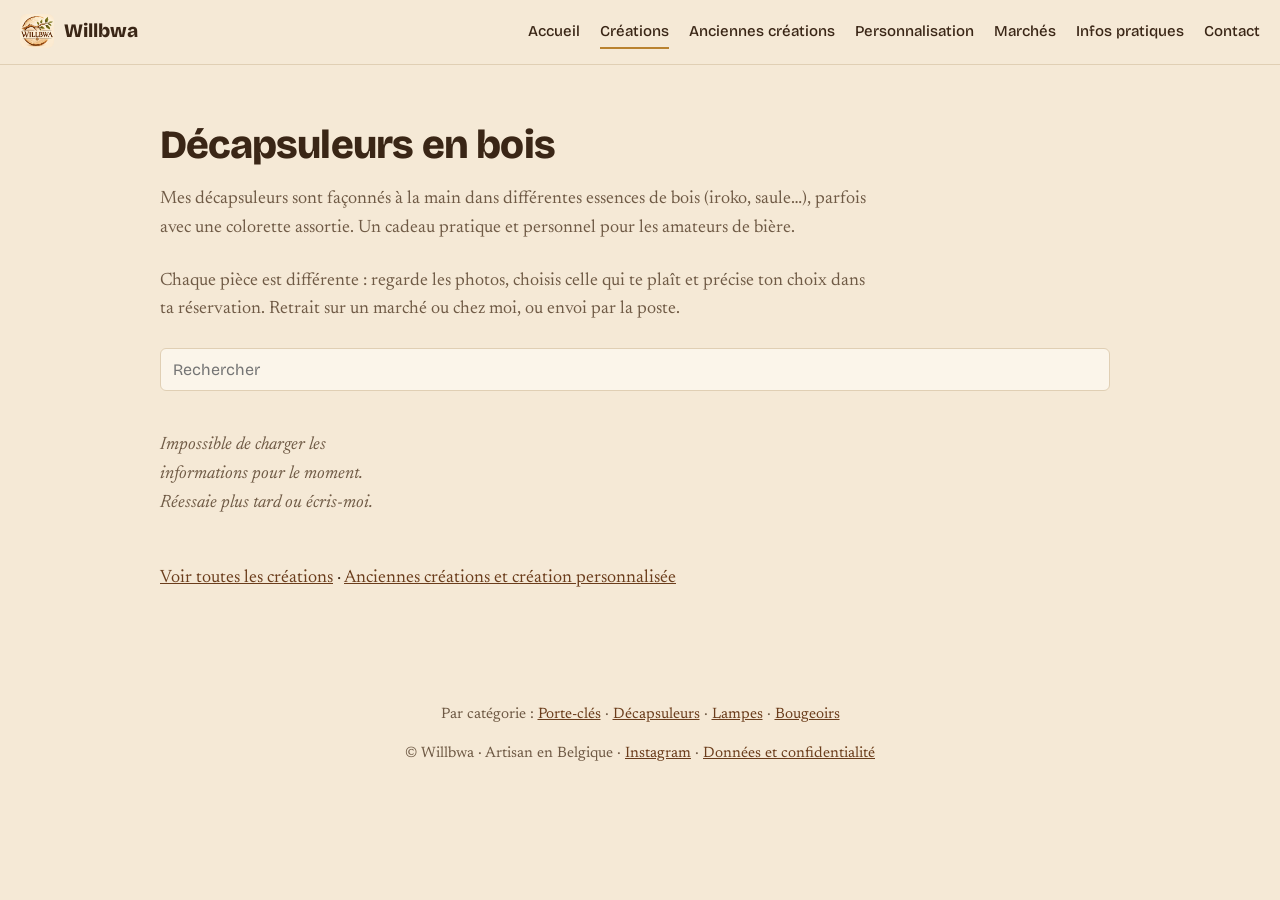
<file: decapsuleurs.html>
<!DOCTYPE html>
<html lang="fr">
<head>
<meta charset="utf-8">
<meta name="viewport" content="width=device-width, initial-scale=1">
<title>Décapsuleurs en bois faits main | Willbwa</title>
<meta name="description" content="Décapsuleurs en bois faits main en Belgique : iroko, saule et autres essences, parfois avec une colorette assortie. Réserve en ligne, retire sur un marché.">
<meta property="og:type" content="website">
<meta property="og:site_name" content="Willbwa">
<meta property="og:locale" content="fr_BE">
<meta property="og:title" content="Décapsuleurs en bois faits main">
<meta property="og:description" content="Décapsuleurs en bois faits main en Belgique : iroko, saule et autres essences, parfois avec une colorette assortie. Réserve en ligne, retire sur un marché.">
<meta property="og:image" content="https://willbwa.github.io/willbwa/apercu.png">
<meta property="og:image:width" content="1200">
<meta property="og:image:height" content="630">
<meta name="twitter:card" content="summary_large_image">
<link rel="icon" href="logo.png">
<link rel="stylesheet" href="style.css">
</head>
<body data-page="categorie" data-cat="decapsul">
<main><section><h1>Décapsuleurs en bois</h1>
<p class="lead">Mes décapsuleurs sont façonnés à la main dans différentes essences de bois (iroko, saule…), parfois avec une colorette assortie. Un cadeau pratique et personnel pour les amateurs de bière.</p>
<p class="lead">Chaque pièce est différente : regarde les photos, choisis celle qui te plaît et précise ton choix dans ta réservation. Retrait sur un marché ou chez moi, ou envoi par la poste.</p>
<div class="tools"><input id="q" type="search" placeholder="Rechercher" aria-label="Rechercher"><span id="chips"></span></div>
<div id="grille" class="grid" aria-live="polite"><p class="vide">Chargement des créations…</p></div>
<p style="margin-top:28px"><a href="creations.html">Voir toutes les créations</a> · <a href="anciennes.html">Anciennes créations et création personnalisée</a></p>
</section></main>
<script src="site.js"></script>
</body>
</html>
</file>
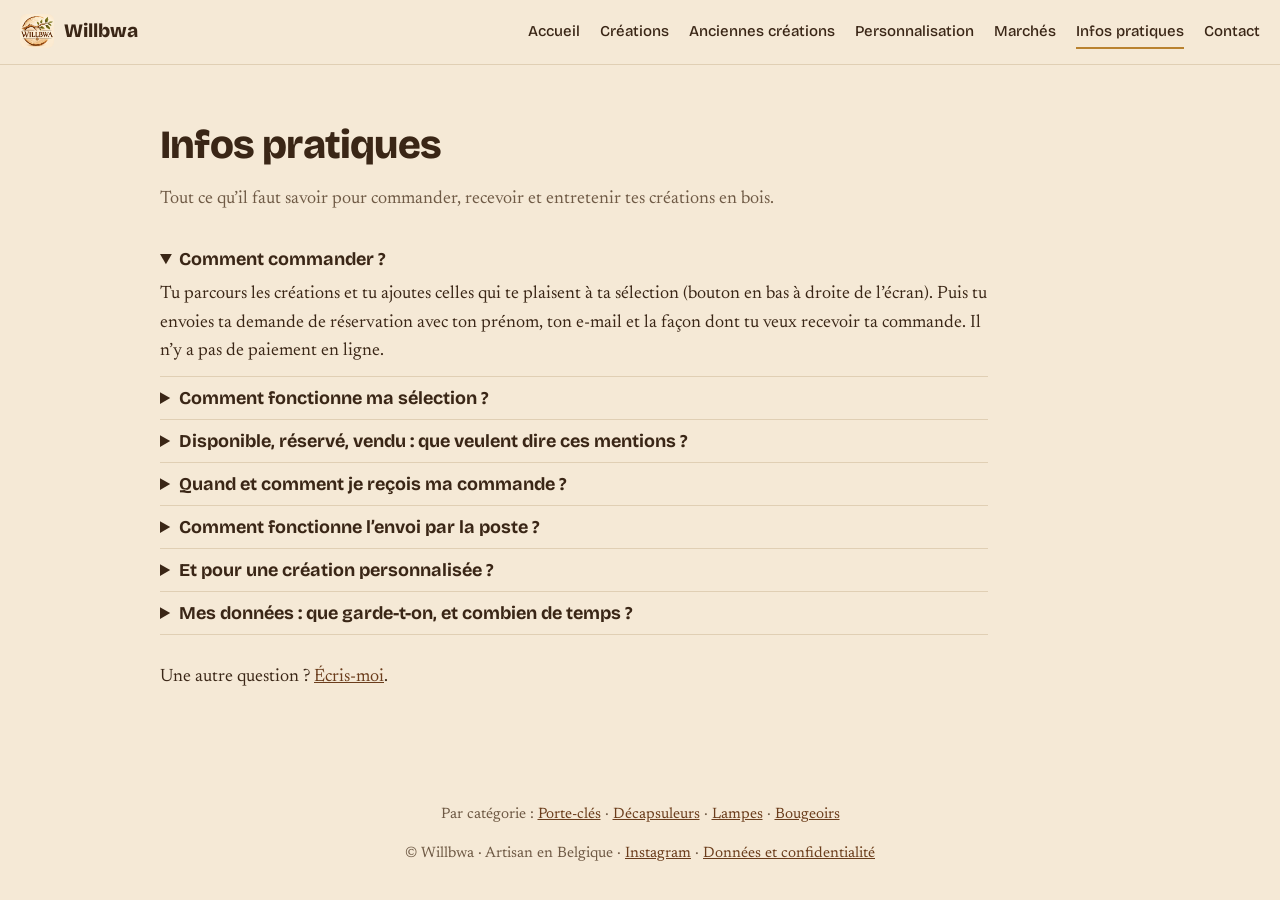
<file: infos.html>
<!DOCTYPE html>
<html lang="fr">
<head>
<meta charset="utf-8">
<meta name="viewport" content="width=device-width, initial-scale=1">
<title>Infos pratiques : commander, recevoir, entretenir | Willbwa</title>
<meta name="description" content="Comment commander chez Willbwa, comment fonctionne la sélection, la livraison, les créations personnalisées, l’entretien du bois et tes données.">
<meta property="og:type" content="website">
<meta property="og:site_name" content="Willbwa">
<meta property="og:locale" content="fr_BE">
<meta property="og:title" content="Infos pratiques">
<meta property="og:description" content="Comment commander chez Willbwa, comment fonctionne la sélection, la livraison, les créations personnalisées, l’entretien du bois et tes données.">
<meta property="og:image" content="https://willbwa.github.io/willbwa/apercu.png">
<meta property="og:image:width" content="1200">
<meta property="og:image:height" content="630">
<meta name="twitter:card" content="summary_large_image">
<link rel="icon" href="logo.png">
<link rel="stylesheet" href="style.css">
</head>
<body data-page="infos">
<main><section>
<h1>Infos pratiques</h1>
<p class="lead">Tout ce qu’il faut savoir pour commander, recevoir et entretenir tes créations en bois.</p>
<details open><summary>Comment commander ?</summary>
<p>Tu parcours les créations et tu ajoutes celles qui te plaisent à ta sélection (bouton en bas à droite de l’écran). Puis tu envoies ta demande de réservation avec ton prénom, ton e-mail et la façon dont tu veux recevoir ta commande. Il n’y a pas de paiement en ligne.</p></details>
<details><summary>Comment fonctionne ma sélection ?</summary>
<p>Tu peux ajouter plusieurs articles et préciser ton choix pour chacun (par exemple « le deuxième en partant de la gauche »). Quand tu envoies ta demande, tu reçois un e-mail de confirmation. Ce n’est pas encore une commande : je te réponds pour la confirmer.</p>
<p>Dès l’envoi, les pièces sont mises de côté pour toi : les autres visiteurs les voient comme « Réservé ».</p></details>
<details><summary>Disponible, réservé, vendu : que veulent dire ces mentions ?</summary>
<ul><li><b>Pièce unique :</b> il n’en existe qu’une, le bois n’est jamais deux fois pareil.</li>
<li><b>Réservé :</b> un client l’a mise de côté. Si sa réservation est annulée, la pièce redevient disponible.</li>
<li><b>Vendu :</b> la pièce a trouvé preneur. Tu la retrouves dans « Anciennes créations », où tu peux me demander une création dans le même esprit.</li></ul></details>
<details><summary>Quand et comment je reçois ma commande ?</summary>
<p>Tu choisis : retrait sur l’un de mes marchés (tu paies sur place), retrait chez moi (on convient d’un moment, tu paies sur place), ou envoi par la poste.</p>
<p>Les pièces disponibles sont prêtes : tu les reçois au marché choisi, au moment convenu pour un retrait chez moi, ou après réception de ton virement pour un envoi. Je te donne tous les détails dans mon message de confirmation.</p></details>
<details><summary>Comment fonctionne l’envoi par la poste ?</summary>
<p>Je te communique par e-mail les frais d’envoi et mon numéro de compte. Tu fais un virement, et j’expédie ta commande une fois le paiement reçu.</p></details>
<details><summary>Et pour une création personnalisée ?</summary>
<p>Chaque morceau de bois est unique. Tu peux me demander une création dans le même esprit qu’une pièce déjà réalisée, ou imaginer un projet avec moi.</p>
<p><a href="projet.html">Fais une demande de projet</a> : ce n’est pas une commande. Je regarde si c’est réalisable et dans quel budget, puis je te réponds par e-mail. Il se peut que ce ne soit pas possible.</p></details>
<details id="donnees"><summary>Mes données : que garde-t-on, et combien de temps ?</summary>
<ul><li><b>Ce que je recueille :</b> ton prénom (et ton nom), ton e-mail, ton téléphone (facultatif), ton adresse pour un envoi, les articles choisis, tes messages et, pour une demande de projet, ta description et tes photos.</li>
<li><b>Pourquoi :</b> uniquement pour répondre à ta demande, préparer ta commande et te recontacter à ce sujet. Je ne vends ni ne partage ces données.</li>
<li><b>Combien de temps :</b> les réservations sont effacées automatiquement après <span class="cons-r">12</span> mois (je ne garde que les articles et le total, sans ton identité) ; les messages après <span class="cons-m">6</span> mois ; les demandes de projet et leurs photos après <span class="cons-p">12</span> mois.</li>
<li><b>Où :</b> les informations de ta demande arrivent dans un tableur protégé par mon compte et par e-mail. Le site enregistre aussi des statistiques de fréquentation : pages consultées, articles regardés, ajouts à la sélection et réservations reçues. Ces statistiques ne contiennent ni ton nom, ni ton e-mail, ni d’identifiant individuel ; les visites sont comptées comme des événements, pas comme des personnes uniques. Les e-mails que je reçois peuvent rester dans ma boîte de réception : écris-moi si tu veux que je supprime ta demande. Il n’y a aucun paiement en ligne, donc aucune donnée bancaire.</li>
<li><b>Tes droits :</b> tu peux me demander à tout moment de consulter, corriger ou supprimer tes données, par e-mail.</li></ul></details>
<p style="margin-top:28px">Une autre question ? <a href="contact.html">Écris-moi</a>.</p>
</section></main>
<script src="site.js"></script>
</body>
</html>
</file>
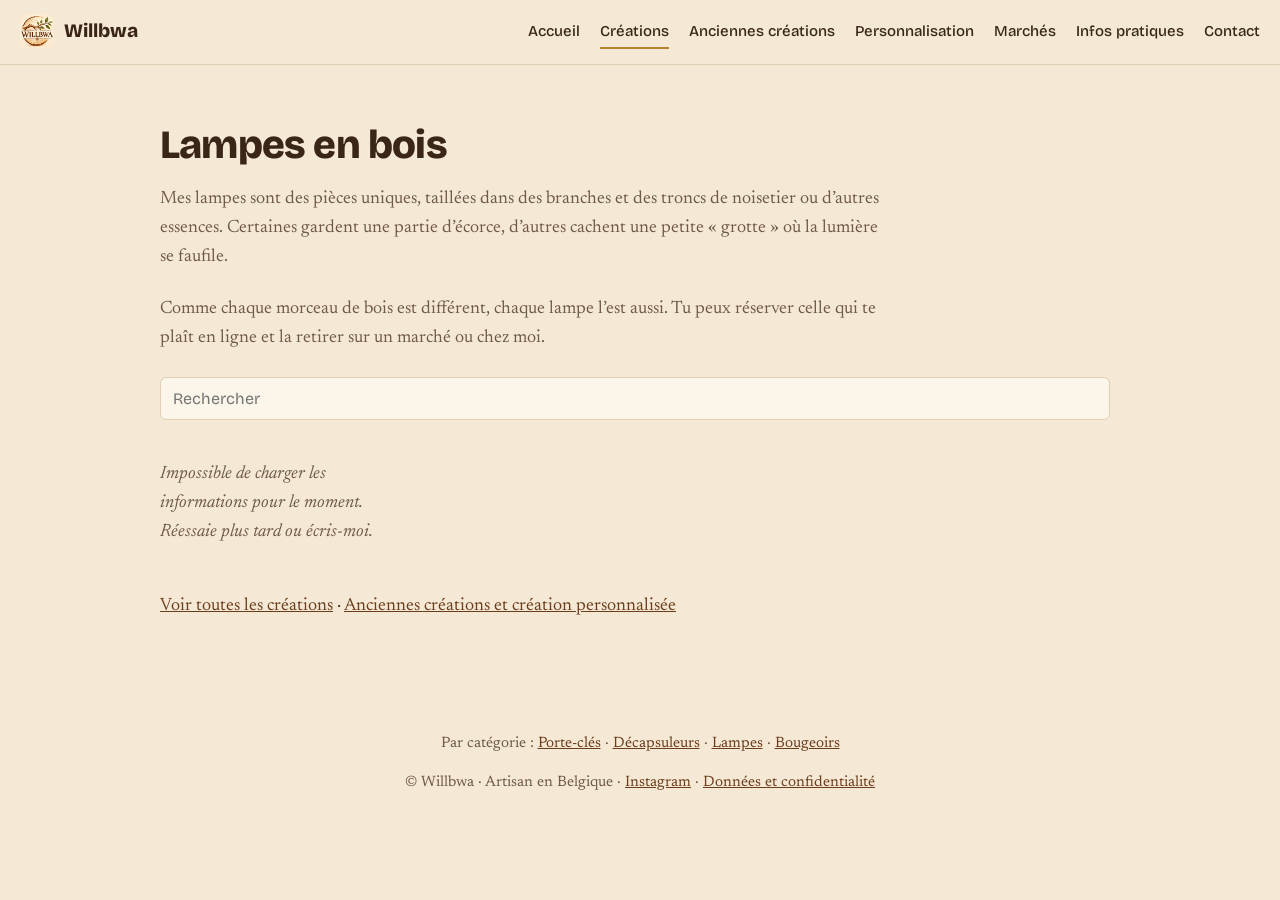
<file: lampes.html>
<!DOCTYPE html>
<html lang="fr">
<head>
<meta charset="utf-8">
<meta name="viewport" content="width=device-width, initial-scale=1">
<title>Lampes en bois uniques, faites main | Willbwa</title>
<meta name="description" content="Lampes en bois faites main en Belgique : noisetier, écorce, petites grottes où la lumière se faufile. Pièces uniques, à réserver en ligne.">
<meta property="og:type" content="website">
<meta property="og:site_name" content="Willbwa">
<meta property="og:locale" content="fr_BE">
<meta property="og:title" content="Lampes en bois uniques, faites main">
<meta property="og:description" content="Lampes en bois faites main en Belgique : noisetier, écorce, petites grottes où la lumière se faufile. Pièces uniques, à réserver en ligne.">
<meta property="og:image" content="https://willbwa.github.io/willbwa/apercu.png">
<meta property="og:image:width" content="1200">
<meta property="og:image:height" content="630">
<meta name="twitter:card" content="summary_large_image">
<link rel="icon" href="logo.png">
<link rel="stylesheet" href="style.css">
</head>
<body data-page="categorie" data-cat="lamp">
<main><section><h1>Lampes en bois</h1>
<p class="lead">Mes lampes sont des pièces uniques, taillées dans des branches et des troncs de noisetier ou d’autres essences. Certaines gardent une partie d’écorce, d’autres cachent une petite « grotte » où la lumière se faufile.</p>
<p class="lead">Comme chaque morceau de bois est différent, chaque lampe l’est aussi. Tu peux réserver celle qui te plaît en ligne et la retirer sur un marché ou chez moi.</p>
<div class="tools"><input id="q" type="search" placeholder="Rechercher" aria-label="Rechercher"><span id="chips"></span></div>
<div id="grille" class="grid" aria-live="polite"><p class="vide">Chargement des créations…</p></div>
<p style="margin-top:28px"><a href="creations.html">Voir toutes les créations</a> · <a href="anciennes.html">Anciennes créations et création personnalisée</a></p>
</section></main>
<script src="site.js"></script>
</body>
</html>
</file>
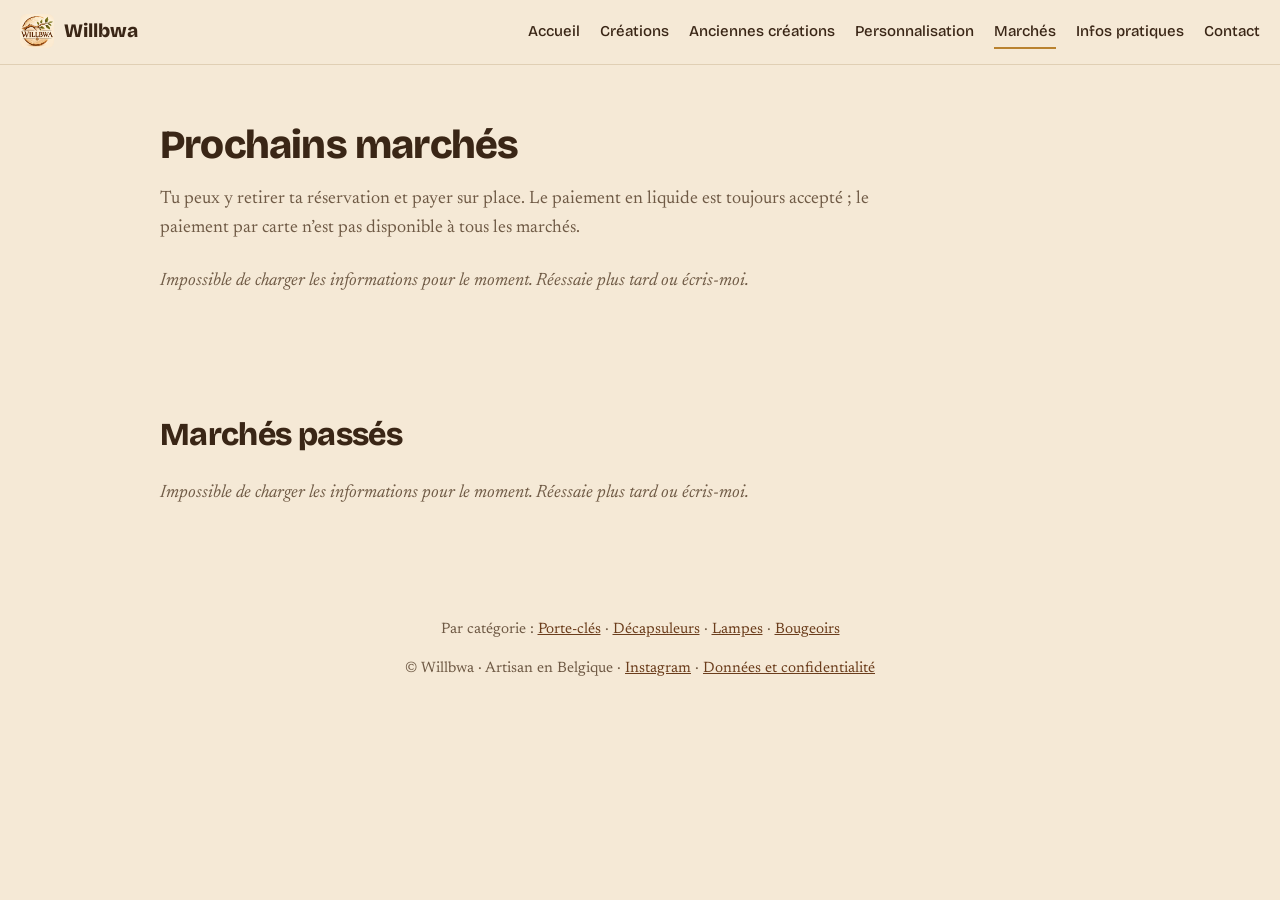
<file: marches.html>
<!DOCTYPE html>
<html lang="fr">
<head>
<meta charset="utf-8">
<meta name="viewport" content="width=device-width, initial-scale=1">
<title>Marchés artisanaux et de Noël : dates et photos | Willbwa</title>
<meta name="description" content="Les prochains marchés artisanaux et de Noël où retrouver Willbwa, avec les photos des marchés passés.">
<link rel="icon" href="logo.png">
<link rel="stylesheet" href="style.css">
</head>
<body data-page="marches">
<main><section><h1>Prochains marchés</h1>
<p class="lead">Tu peux y retirer ta réservation et payer sur place. Le paiement en liquide est toujours accepté ; le paiement par carte n’est pas disponible à tous les marchés.</p>
<div id="a-venir"><p class="vide">Chargement…</p></div></section>
<section><h2>Marchés passés</h2><div id="passes"></div></section></main>
<script src="site.js"></script>
</body>
</html>
</file>
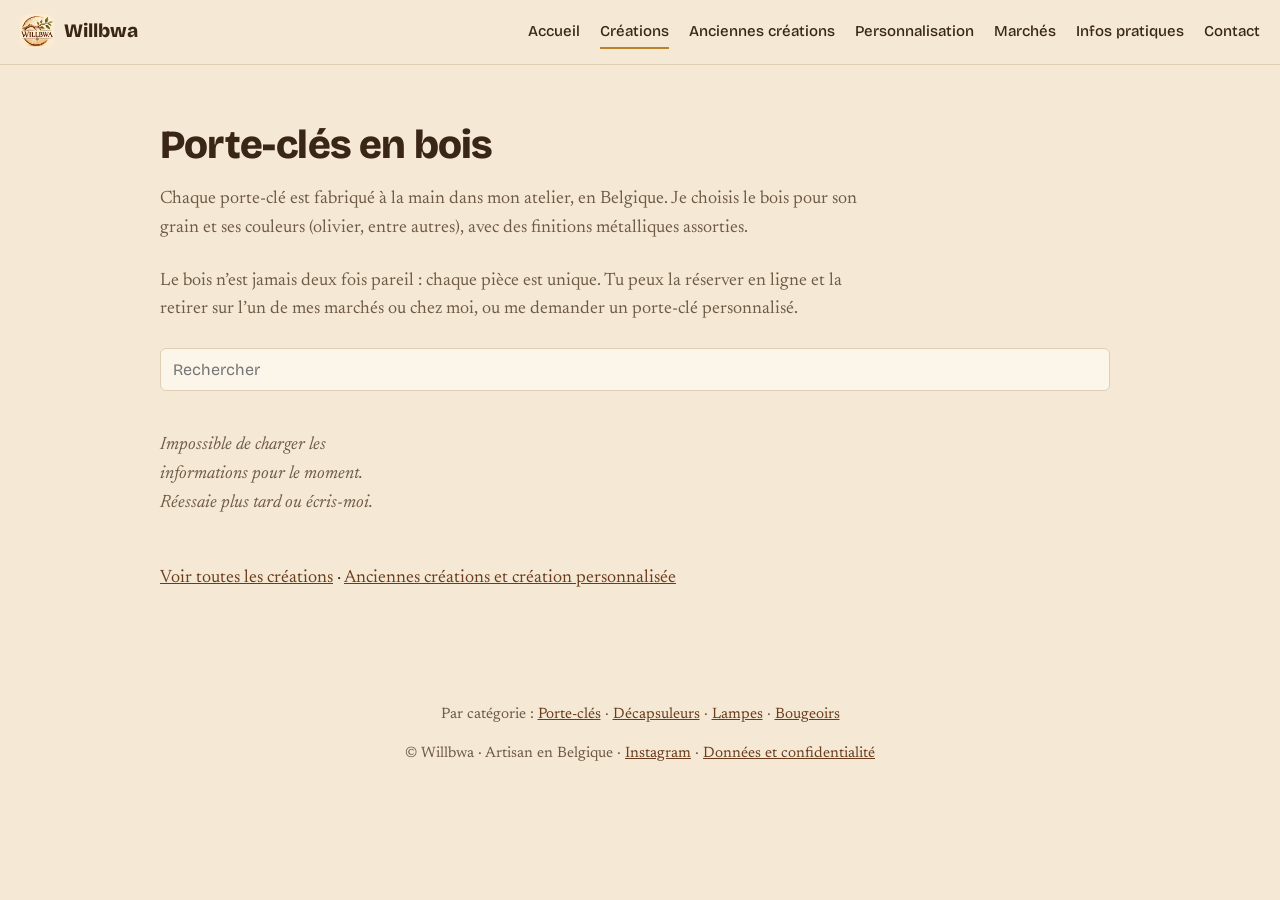
<file: porte-cles.html>
<!DOCTYPE html>
<html lang="fr">
<head>
<meta charset="utf-8">
<meta name="viewport" content="width=device-width, initial-scale=1">
<title>Porte-clés en bois faits main | Willbwa</title>
<meta name="description" content="Porte-clés en bois faits main en Belgique : olivier et autres essences, pièces uniques. Réserve en ligne et retire ta commande sur un marché.">
<meta property="og:type" content="website">
<meta property="og:site_name" content="Willbwa">
<meta property="og:locale" content="fr_BE">
<meta property="og:title" content="Porte-clés en bois faits main">
<meta property="og:description" content="Porte-clés en bois faits main en Belgique : olivier et autres essences, pièces uniques. Réserve en ligne et retire ta commande sur un marché.">
<meta property="og:image" content="https://willbwa.github.io/willbwa/apercu.png">
<meta property="og:image:width" content="1200">
<meta property="og:image:height" content="630">
<meta name="twitter:card" content="summary_large_image">
<link rel="icon" href="logo.png">
<link rel="stylesheet" href="style.css">
</head>
<body data-page="categorie" data-cat="porte.*cl">
<main><section><h1>Porte-clés en bois</h1>
<p class="lead">Chaque porte-clé est fabriqué à la main dans mon atelier, en Belgique. Je choisis le bois pour son grain et ses couleurs (olivier, entre autres), avec des finitions métalliques assorties.</p>
<p class="lead">Le bois n’est jamais deux fois pareil : chaque pièce est unique. Tu peux la réserver en ligne et la retirer sur l’un de mes marchés ou chez moi, ou me demander un porte-clé personnalisé.</p>
<div class="tools"><input id="q" type="search" placeholder="Rechercher" aria-label="Rechercher"><span id="chips"></span></div>
<div id="grille" class="grid" aria-live="polite"><p class="vide">Chargement des créations…</p></div>
<p style="margin-top:28px"><a href="creations.html">Voir toutes les créations</a> · <a href="anciennes.html">Anciennes créations et création personnalisée</a></p>
</section></main>
<script src="site.js"></script>
</body>
</html>
</file>
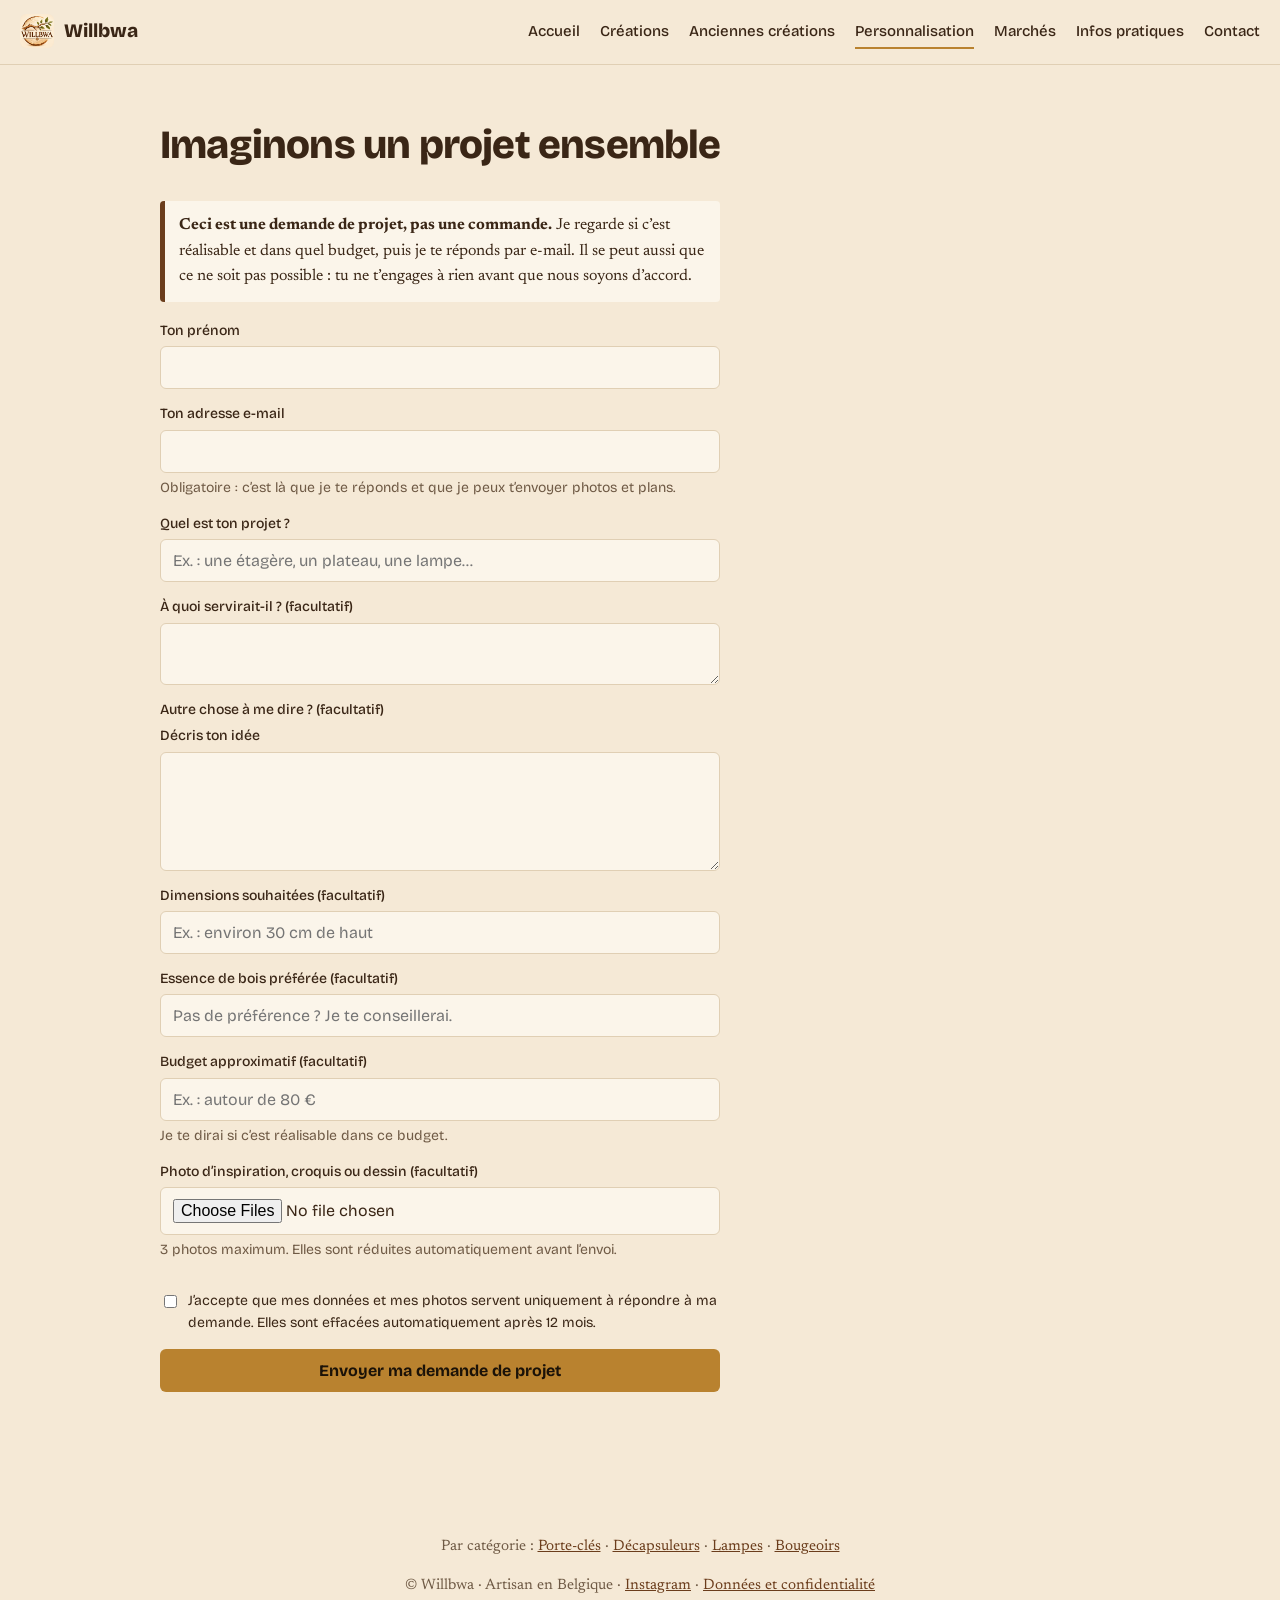
<file: projet.html>
<!DOCTYPE html>
<html lang="fr">
<head>
<meta charset="utf-8">
<meta name="viewport" content="width=device-width, initial-scale=1">
<title>Création personnalisée et projets en bois | Willbwa</title>
<meta name="description" content="Une idée d’objet en bois ? Demande une création personnalisée à partir d’une pièce Willbwa, ou imaginons un projet ensemble. Réponse par e-mail.">
<meta property="og:type" content="website">
<meta property="og:site_name" content="Willbwa">
<meta property="og:locale" content="fr_BE">
<meta property="og:title" content="Création personnalisée et projets en bois">
<meta property="og:description" content="Une idée d’objet en bois ? Demande une création personnalisée à partir d’une pièce Willbwa, ou imaginons un projet ensemble. Réponse par e-mail.">
<meta property="og:image" content="https://willbwa.github.io/willbwa/apercu.png">
<meta property="og:image:width" content="1200">
<meta property="og:image:height" content="630">
<meta name="twitter:card" content="summary_large_image">
<link rel="icon" href="logo.png">
<link rel="stylesheet" href="style.css">
</head>
<body data-page="projet">
<main><section>
<h1 id="p-titre">Imaginons un projet ensemble</h1>
<p class="lead" id="p-intro"></p>
<div id="insp"></div>
<div class="note"><b>Ceci est une demande de projet, pas une commande.</b> Je regarde si c’est réalisable et dans quel budget, puis je te réponds par e-mail. Il se peut aussi que ce ne soit pas possible : tu ne t’engages à rien avant que nous soyons d’accord.</div>
<form id="f-projet">
<label>Ton prénom<input name="prenom" required maxlength="80" autocomplete="given-name"></label>
<label>Ton adresse e-mail<input name="email" type="email" required maxlength="120" autocomplete="email"><span class="aide">Obligatoire : c’est là que je te réponds et que je peux t’envoyer photos et plans.</span></label>
<div data-for="creation" class="grp" hidden>
<input type="hidden" name="creation">
<label>Qu’aimerais-tu modifier par rapport à cette création ?<textarea name="modification" rows="4" maxlength="1500" data-reqmode="creation"></textarea></label>
</div>
<div data-for="libre" class="grp">
<label>Quel est ton projet ?<input name="projet" maxlength="150" data-reqmode="libre" placeholder="Ex. : une étagère, un plateau, une lampe…"></label>
<label>À quoi servirait-il ? (facultatif)<textarea name="usage" rows="2" maxlength="400"></textarea></label>
</div>
<label><span data-for="creation">Autre chose à me dire ? (facultatif)</span><span data-for="libre">Décris ton idée</span><textarea name="description" rows="5" maxlength="2000" data-reqmode="libre"></textarea></label>
<label>Dimensions souhaitées (facultatif)<input name="dimensions" maxlength="150" placeholder="Ex. : environ 30 cm de haut"></label>
<label>Essence de bois préférée (facultatif)<input name="bois" maxlength="150" placeholder="Pas de préférence ? Je te conseillerai."></label>
<label>Budget approximatif (facultatif)<input name="budget" maxlength="80" placeholder="Ex. : autour de 80 €"><span class="aide">Je te dirai si c’est réalisable dans ce budget.</span></label>
<label>Photo d’inspiration, croquis ou dessin (facultatif)<input id="p-fichiers" type="file" accept="image/*" multiple><span class="aide">3 photos maximum. Elles sont réduites automatiquement avant l’envoi.</span></label>
<div id="p-minis"></div>
<input class="piege" name="piege" tabindex="-1" autocomplete="off" aria-hidden="true">
<label style="font-weight:400;display:flex;gap:8px;align-items:flex-start"><input type="checkbox" required style="width:auto;margin-top:5px"><span>J’accepte que mes données et mes photos servent uniquement à répondre à ma demande. Elles sont effacées automatiquement après <span class="cons-p">12</span> mois.</span></label>
<button class="btn" type="submit">Envoyer ma demande de projet</button><p class="msg" id="m-projet" role="status"></p>
</form>
</section></main>
<script src="site.js"></script>
</body>
</html>
</file>
<file: style.css>
:root{--bg:#f5e9d6;--ink:#3a2616;--soft:#6f5a45;--forest:#6b3d1c;--oak:#b9822f;--card:#fbf5ea;--line:#e0cfb4;--err:#a4322a;
--h:'Bricolage Grotesque','Trebuchet MS',sans-serif;--b:'Newsreader',Georgia,serif}
@media(prefers-color-scheme:dark){:root{--bg:#1e1711;--ink:#f0e4d0;--soft:#b9a78d;--forest:#e0a96d;--oak:#d9a55a;--card:#2a2118;--line:#44362a;--err:#ff8f86}}
*{box-sizing:border-box}html{scroll-behavior:smooth}
body{margin:0;background:var(--bg);color:var(--ink);font:18px/1.6 var(--b)}
h1,h2,h3,.nav,button,label,input,select,textarea,.btn{font-family:var(--h)}
a{color:var(--forest)}:focus-visible{outline:3px solid var(--oak);outline-offset:2px}
.nav{position:sticky;top:0;z-index:5;display:flex;gap:20px;align-items:center;padding:10px 20px;background:var(--bg);border-bottom:1px solid var(--line);font-weight:500;font-size:15px;overflow-x:auto;white-space:nowrap}
.nav a{text-decoration:none;color:var(--ink);padding:4px 0;border-bottom:2px solid transparent}
.nav a[aria-current]{border-color:var(--oak)}
.nav .marque{display:flex;align-items:center;gap:10px;margin-right:auto;font-weight:800;font-size:19px}
.nav .marque img{border-radius:6px}
.hero{background:linear-gradient(180deg,var(--card),var(--bg));color:var(--ink);padding:36px 20px 40px;border-bottom:4px solid var(--oak)}
.hero .in{max-width:1000px;margin:auto;display:flex;gap:36px;align-items:center;flex-wrap:wrap}
.hero img{width:220px;height:220px;border-radius:12px;object-fit:cover;box-shadow:0 6px 18px rgba(80,50,20,.2)}
.hero h1{font-size:clamp(44px,9vw,92px);line-height:.95;margin:0 0 14px;font-weight:800;letter-spacing:-.03em}
.hero p{font-size:22px;max-width:28em;margin:0 0 22px}
.btn{display:inline-block;border:0;border-radius:6px;background:var(--oak);color:#1b1208;font-weight:700;font-size:16px;padding:12px 20px;cursor:pointer;text-decoration:none}
.btn.alt{background:transparent;color:inherit;border:2px solid currentColor}
section{max-width:1000px;margin:auto;padding:48px 20px}
main h1{font-size:40px;margin:0 0 8px;font-weight:800;letter-spacing:-.02em}
h2{font-size:32px;margin:0 0 8px;font-weight:800;letter-spacing:-.02em}.lead{color:var(--soft);margin:0 0 24px;max-width:40em}
.tools{display:flex;flex-wrap:wrap;gap:10px;margin-bottom:22px}
input,select,textarea{width:100%;padding:11px 12px;border:1px solid var(--line);border-radius:6px;background:var(--card);color:var(--ink);font-size:16px}
.tools input{flex:1 1 220px;width:auto}
.chip{padding:9px 14px;border:1px solid var(--line);border-radius:99px;background:transparent;color:var(--ink);font-size:14px;cursor:pointer}
.chip[aria-pressed=true]{background:var(--forest);border-color:var(--forest);color:#fff}
.grid{display:grid;grid-template-columns:repeat(auto-fill,minmax(210px,1fr));gap:20px}
.card{background:var(--card);border:1px solid var(--line);border-radius:4px;overflow:hidden;display:flex;flex-direction:column}
.card img{display:block;width:auto;max-width:100%;height:auto;max-height:260px;aspect-ratio:auto;object-fit:contain;object-position:center top;background:transparent;align-self:center}.card .extrait{display:-webkit-box;-webkit-box-orient:vertical;-webkit-line-clamp:6;overflow:hidden;line-height:1.45}
.card div{padding:14px;display:flex;flex-direction:column;gap:6px;flex:1}
.card h3{margin:0;font-size:18px}.card small{color:var(--soft)}.prix{font-family:var(--h);font-weight:700}
.card .actions-carte{display:flex;flex-direction:column;align-items:stretch;gap:6px;flex:0 0 auto;padding:0;margin-top:auto}.card .actions-carte .btn{display:block;box-sizing:border-box;width:100%;min-height:40px;margin:0;padding:9px 10px;font-size:14px;line-height:1.2;text-align:center;white-space:normal}.card .actions-carte .btn[disabled]{opacity:.5;cursor:not-allowed}
/* Cartes catalogue : zone photo uniforme et boutons alignés en bas */
.card .vignette{height:260px;flex:0 0 260px;display:flex;align-items:center;justify-content:center;overflow:hidden}
.card .vignette img{width:auto;height:auto;max-width:100%;max-height:100%;object-fit:contain}
.card .vignette .sansphoto{height:100%;aspect-ratio:auto}
.card .extrait{min-height:0}
.card>div>a.btn:last-child{margin-top:auto;font-size:13px;padding:8px 6px;line-height:1.15}
@media(max-width:600px){.card .vignette{height:220px;flex-basis:220px}}
.entrees{display:grid;grid-template-columns:repeat(auto-fit,minmax(250px,1fr));gap:18px}
.entree{display:block;padding:22px;border:1px solid var(--line);border-radius:4px;background:var(--card);text-decoration:none;color:var(--ink)}
.entree h3{margin:0 0 6px;font-size:22px}.entree p{margin:0;color:var(--soft)}
.marche{display:flex;gap:18px;padding:18px 0;border-top:1px solid var(--line);flex-wrap:wrap}
.marche time{font-family:var(--h);font-weight:700;min-width:190px}.marche>div{flex:1 1 300px}
.galerie{display:grid;grid-template-columns:repeat(auto-fill,minmax(160px,1fr));gap:10px;margin-top:12px}
.galerie img{width:100%;aspect-ratio:4/3;object-fit:cover;border-radius:4px;display:block;background:var(--line)}
.vide{color:var(--soft);font-style:italic}
.insta{display:flex;gap:24px;align-items:center;flex-wrap:wrap;padding:24px;border:1px solid var(--line);border-radius:4px;background:var(--card)}
.insta img{width:150px;height:auto;background:#fff;padding:8px;border-radius:6px}.insta h2{font-size:26px}.insta p{margin:0 0 14px}
.infos{display:grid;grid-template-columns:auto 1fr;gap:8px 20px;margin:0 0 32px}.infos dt{font-family:var(--h);font-weight:700}.infos dd{margin:0}
form{display:grid;gap:14px;max-width:560px}label{font-size:14px;font-weight:500;display:grid;gap:4px}
.piege{position:absolute;left:-9999px}.msg{font-family:var(--h);font-weight:500}.msg.err{color:var(--err)}.msg.ok{color:var(--forest)}
#fab{position:fixed;right:16px;bottom:16px;z-index:6;box-shadow:0 4px 14px rgba(0,0,0,.3)}
dialog{border:1px solid var(--line);border-radius:8px;background:var(--bg);color:var(--ink);width:min(620px,94vw);max-height:90vh;padding:24px}
dialog::backdrop{background:rgba(0,0,0,.5)}
.ligne{display:flex;align-items:center;gap:10px;padding:8px 0;border-bottom:1px solid var(--line);font-family:var(--h);font-size:15px}
.ligne span:first-child{flex:1}.ligne button{width:32px;height:32px;border:1px solid var(--line);border-radius:6px;background:var(--card);color:var(--ink);cursor:pointer}
footer{padding:30px 20px;text-align:center;color:var(--soft);font-size:15px}
@media(prefers-reduced-motion:reduce){html{scroll-behavior:auto}#v-img{transition:none}.sk span{animation:none}}

.card{cursor:pointer}
.vignette{display:block;position:relative;width:100%;padding:0;border:0;background:none;cursor:zoom-in}
.sansphoto{display:grid;place-items:center;width:100%;aspect-ratio:1;background:var(--line);color:var(--soft);font:14px var(--h)}
.nbph{position:absolute;right:8px;bottom:8px;background:rgba(0,0,0,.65);color:#fff;font:600 12px var(--h);padding:3px 8px;border-radius:99px}
#visu{padding:0;width:min(900px,96vw);max-height:96vh;overflow:auto}
.vtete{display:flex;justify-content:space-between;align-items:center;gap:10px;padding:12px 16px;font-family:var(--h)}
.vtete button{width:38px;height:38px;border:1px solid var(--line);border-radius:6px;background:var(--card);color:var(--ink);font-size:18px;cursor:pointer}
.vscene{position:relative;display:flex;align-items:center;justify-content:center;background:var(--bg);height:min(62vh,640px);overflow:hidden}
#v-img{display:block;width:auto;max-width:100%;height:auto;max-height:100%;object-fit:contain;cursor:zoom-in;transition:transform .15s}
#v-img.zoom{transform:scale(2.4);cursor:zoom-out;touch-action:none}
.vnav{position:absolute;top:50%;transform:translateY(-50%);width:44px;height:64px;border:0;background:rgba(0,0,0,.45);color:#fff;font-size:30px;cursor:pointer;z-index:2}
#v-prec{left:0}#v-suiv{right:0}
.vminis{display:flex;gap:6px;padding:8px 16px;overflow-x:auto}
.mini{flex:0 0 auto;padding:0;border:2px solid transparent;border-radius:4px;background:none;cursor:pointer}
.mini.on{border-color:var(--oak)}.mini img{width:56px;height:56px;object-fit:cover;display:block}
.vinfo{padding:0 16px;margin:6px 0}#v-pied{padding:6px 16px 16px}
.sk{pointer-events:none;cursor:default}
.sk span{display:block;background:linear-gradient(90deg,var(--line),var(--card),var(--line));background-size:200% 100%;animation:sk 1.2s linear infinite}
.sk-img{aspect-ratio:1}.sk-l{height:14px;margin:14px 14px 0;border-radius:4px}.sk-l.c{width:55%;margin-bottom:14px}
@keyframes sk{to{background-position:-200% 0}}
.art{margin-bottom:4px}.com{margin:2px 0 12px;padding:8px 10px;font-size:14px}
#toast{position:fixed;left:50%;transform:translateX(-50%);bottom:76px;z-index:7;max-width:92vw;background:var(--ink);color:var(--bg);padding:10px 14px;border-radius:8px;font:14px/1.4 var(--h);box-shadow:0 4px 14px rgba(0,0,0,.3)}
#toast button{margin-left:8px;border:0;border-radius:6px;background:var(--oak);color:#1b1208;font:700 13px var(--h);padding:6px 10px;cursor:pointer}
#v-pied .com{margin:0 0 10px}

.badge{position:absolute;left:8px;top:8px;padding:3px 9px;border-radius:99px;font:700 12px var(--h)}
.badge.uni{background:var(--oak);color:#1b1208}.badge.res{background:#3b4a6b;color:#fff}.badge.ven{background:#6b6b6b;color:#fff}
.card.reserve .vignette img{opacity:.55}
.car{margin:8px 0 0;padding-left:18px;font-size:15px}
.encart{background:var(--card);border:1px solid var(--line);border-left:5px solid var(--oak);border-radius:4px;padding:16px 18px;margin:0 0 22px}.encart p{margin:0 0 12px}
.bande{display:flex;flex-wrap:nowrap;align-items:flex-start;gap:10px;overflow-x:auto;overscroll-behavior-x:contain;padding:2px 2px 10px;scroll-snap-type:x proximity;-webkit-overflow-scrolling:touch}.bande .vig{flex:0 0 auto;scroll-snap-align:start}
.vig{position:relative;padding:0;border:0;background:none;cursor:pointer;border-radius:4px;overflow:hidden}
.vig img{display:block;width:auto;height:180px;max-width:none;aspect-ratio:auto;object-fit:contain;background:transparent}
.vig .leg{position:absolute;left:0;right:0;bottom:0;padding:18px 8px 6px;background:linear-gradient(transparent,rgba(0,0,0,.65));color:#fff;font:600 13px var(--h);text-align:left}
.cal{font-size:14px;margin:8px 0 0}
.insp{display:flex;gap:14px;align-items:center;background:var(--card);border:1px solid var(--line);border-radius:4px;padding:10px;margin-bottom:16px;max-width:560px}.insp img{width:84px;height:84px;object-fit:cover;border-radius:4px}
.note{background:var(--card);border-left:5px solid var(--forest);padding:12px 14px;border-radius:4px;max-width:560px;margin:0 0 18px;font-size:16px}
#p-minis{display:flex;gap:8px;flex-wrap:wrap}#p-minis span{position:relative}#p-minis img{width:80px;height:80px;object-fit:cover;border-radius:4px;display:block}
#p-minis button{position:absolute;right:2px;top:2px;width:24px;height:24px;border:0;border-radius:50%;background:rgba(0,0,0,.7);color:#fff;cursor:pointer}
.aide{font-size:14px;font-weight:400;color:var(--soft)}
details{border-bottom:1px solid var(--line);padding:10px 0;max-width:46em}summary{cursor:pointer;font:700 18px var(--h)}details p,details ul{margin:10px 0 0}
.grp{display:grid;gap:14px}
[hidden]{display:none!important}
.hero h1{color:var(--forest)}

/* Styles du bandeau d'accueil : dans index.html, change le mot après « hero » (sans, brun, bois ou dore) */
.hero.sans{background:transparent;border-bottom:0;padding:32px 20px 12px}
.hero.brun{background:linear-gradient(135deg,#6b3d1c,#4a2a14);color:#f7ebd6;border-bottom:0}
.hero.brun h1{color:#f7ebd6}
.hero.dore{background:linear-gradient(180deg,#f3dfbc,#ebcf9f);border-bottom:0}
.hero.bois{position:relative;background:transparent;border-bottom:0;padding-bottom:clamp(50px,13.3vw,180px)}
.hero.bois::after{content:"";position:absolute;left:0;right:0;bottom:0;height:clamp(50px,13.3vw,180px);background:url(bois.webp) center bottom/100% 100% no-repeat;pointer-events:none}
</file>
